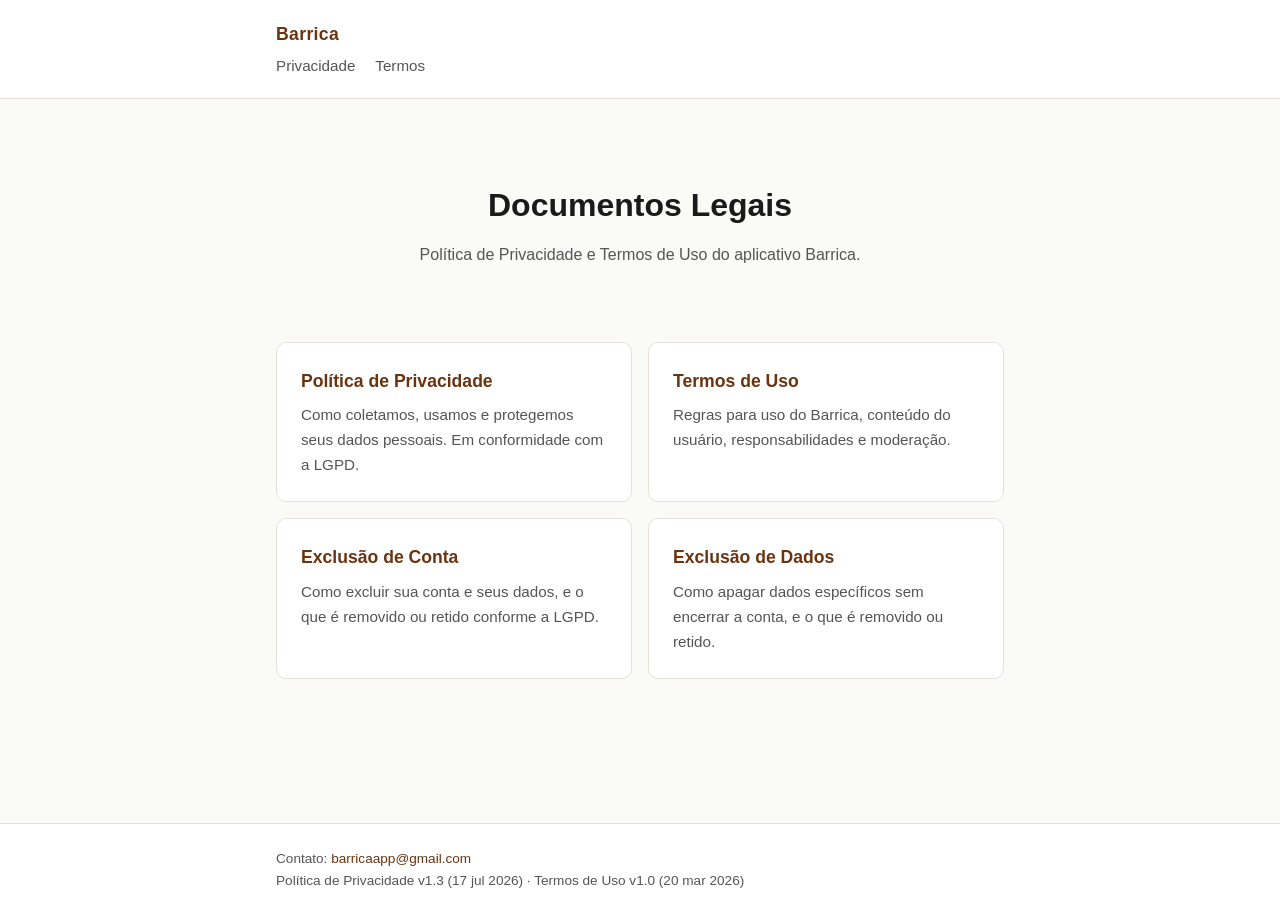
<file: index.html>
<!DOCTYPE html>
<html lang="pt-BR">
<head>
  <meta charset="UTF-8" />
  <meta name="viewport" content="width=device-width, initial-scale=1.0" />
  <meta name="description" content="Documentos legais do Barrica — Política de Privacidade e Termos de Uso." />
  <meta name="robots" content="index, follow" />
  <title>Barrica — Documentos Legais</title>
  <link rel="stylesheet" href="style.css" />
</head>
<body>
  <header>
    <div class="inner">
      <a href="index.html" class="brand">Barrica</a>
      <nav>
        <a href="privacy.html">Privacidade</a>
        <a href="terms.html">Termos</a>
      </nav>
    </div>
  </header>

  <main>
    <section class="hero">
      <h1>Documentos Legais</h1>
      <p>Política de Privacidade e Termos de Uso do aplicativo Barrica.</p>
    </section>

    <div class="cards">
      <a class="card" href="privacy.html">
        <h2>Política de Privacidade</h2>
        <p>Como coletamos, usamos e protegemos seus dados pessoais. Em conformidade com a LGPD.</p>
      </a>
      <a class="card" href="terms.html">
        <h2>Termos de Uso</h2>
        <p>Regras para uso do Barrica, conteúdo do usuário, responsabilidades e moderação.</p>
      </a>
      <a class="card" href="delete-account.html">
        <h2>Exclusão de Conta</h2>
        <p>Como excluir sua conta e seus dados, e o que é removido ou retido conforme a LGPD.</p>
      </a>
      <a class="card" href="delete-data.html">
        <h2>Exclusão de Dados</h2>
        <p>Como apagar dados específicos sem encerrar a conta, e o que é removido ou retido.</p>
      </a>
    </div>
  </main>

  <footer>
    <div class="inner">
      Contato: <a href="mailto:barricaapp@gmail.com">barricaapp@gmail.com</a>
      <br />
      Política de Privacidade v1.3 (17 jul 2026) · Termos de Uso v1.0 (20 mar 2026)
    </div>
  </footer>
</body>
</html>
</file>
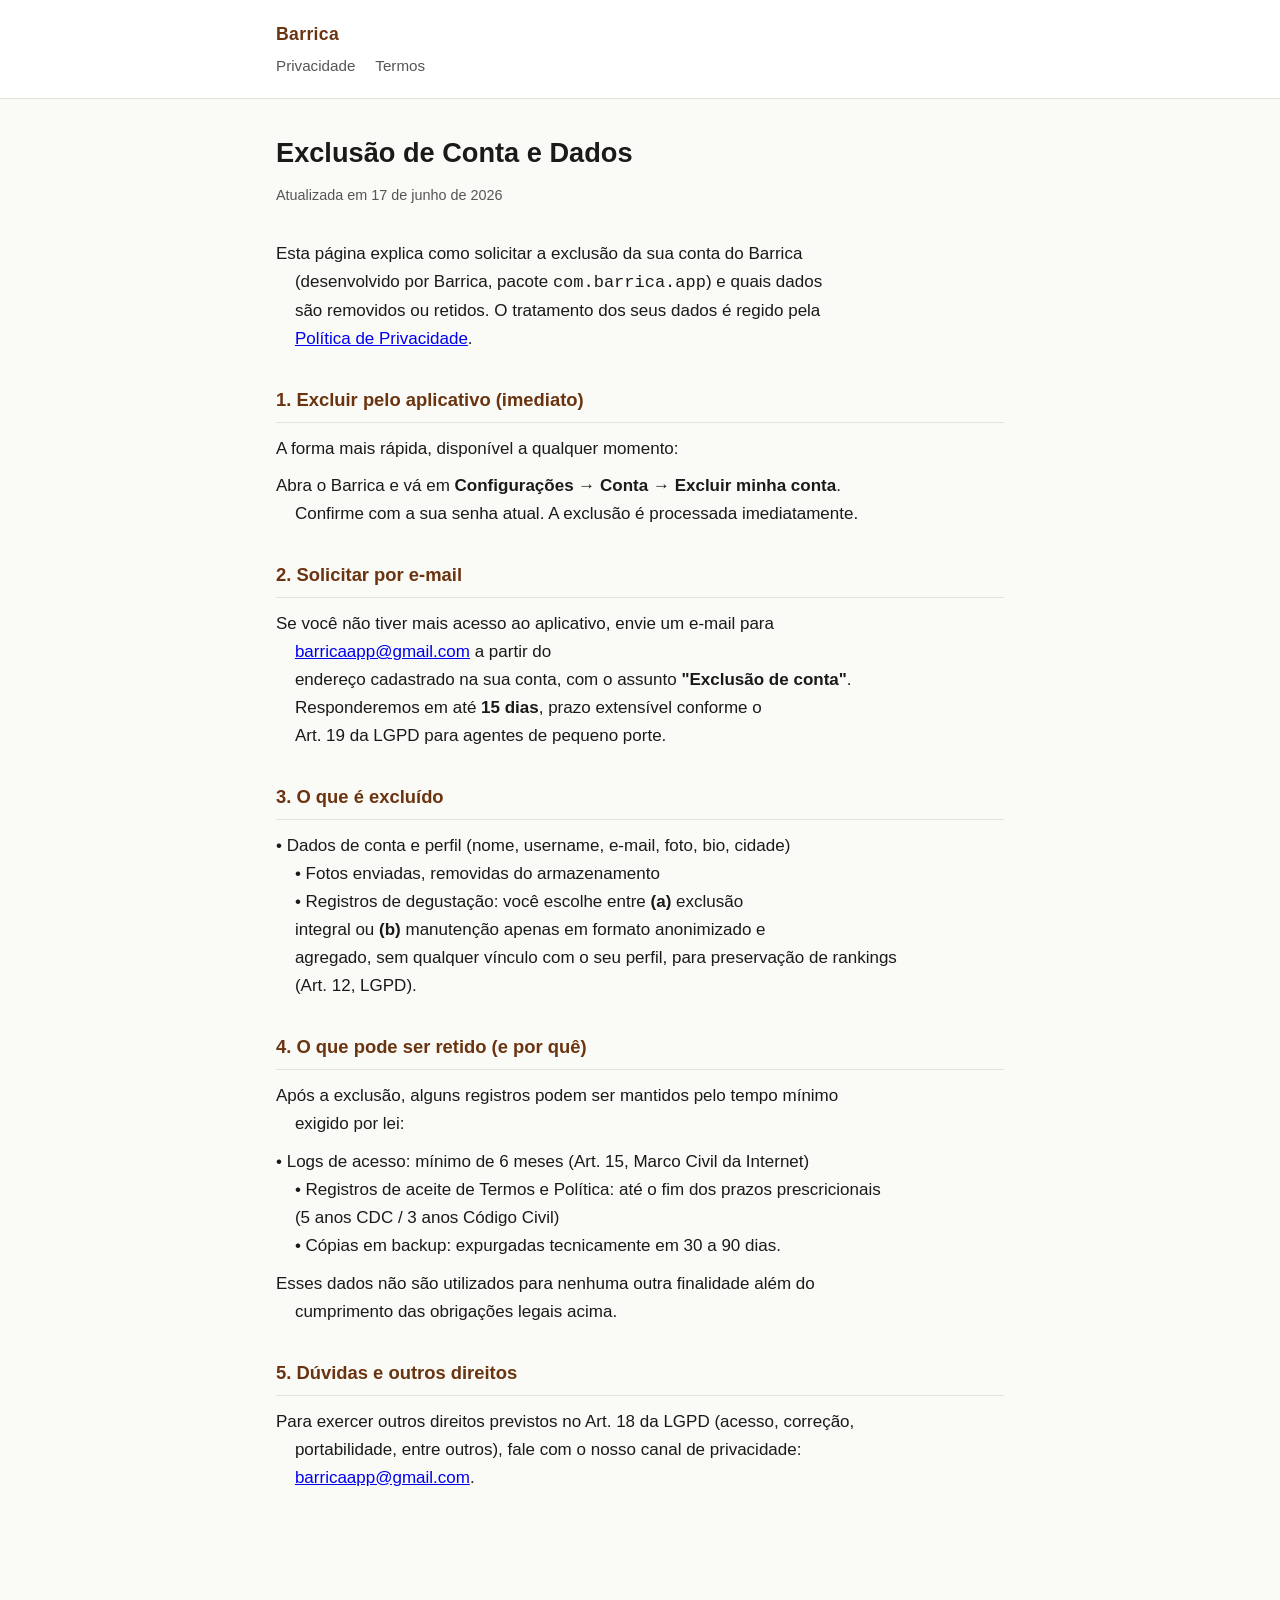
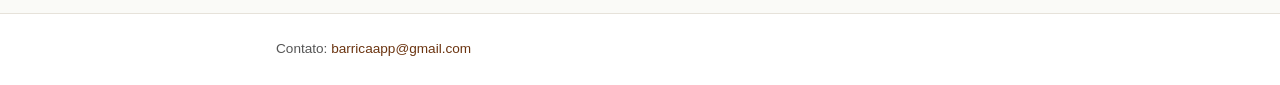
<file: delete-account.html>
<!DOCTYPE html>
<html lang="pt-BR">
<head>
  <meta charset="UTF-8" />
  <meta name="viewport" content="width=device-width, initial-scale=1.0" />
  <meta name="description" content="Como excluir sua conta do Barrica e quais dados são removidos ou retidos, em conformidade com a LGPD." />
  <meta name="robots" content="index, follow" />
  <title>Exclusão de Conta — Barrica</title>
  <link rel="stylesheet" href="style.css" />
</head>
<body>
  <header>
    <div class="inner">
      <a href="index.html" class="brand">Barrica</a>
      <nav>
        <a href="privacy.html">Privacidade</a>
        <a href="terms.html">Termos</a>
      </nav>
    </div>
  </header>

  <main>
    <h1>Exclusão de Conta e Dados</h1>
    <div class="meta">Atualizada em 17 de junho de 2026</div>

    <p>Esta página explica como solicitar a exclusão da sua conta do Barrica
    (desenvolvido por Barrica, pacote <code>com.barrica.app</code>) e quais dados
    são removidos ou retidos. O tratamento dos seus dados é regido pela
    <a href="privacy.html">Política de Privacidade</a>.</p>

    <h2 id="app">1. Excluir pelo aplicativo (imediato)</h2>
    <p>A forma mais rápida, disponível a qualquer momento:</p>
    <p>Abra o Barrica e vá em <strong>Configurações → Conta → Excluir minha conta</strong>.
    Confirme com a sua senha atual. A exclusão é processada imediatamente.</p>

    <h2 id="email">2. Solicitar por e-mail</h2>
    <p>Se você não tiver mais acesso ao aplicativo, envie um e-mail para
    <a href="mailto:barricaapp@gmail.com">barricaapp@gmail.com</a> a partir do
    endereço cadastrado na sua conta, com o assunto <strong>"Exclusão de conta"</strong>.
    Responderemos em até <strong>15 dias</strong>, prazo extensível conforme o
    Art. 19 da LGPD para agentes de pequeno porte.</p>

    <h2 id="o-que-e-excluido">3. O que é excluído</h2>
    <p>• Dados de conta e perfil (nome, username, e-mail, foto, bio, cidade)
    • Fotos enviadas, removidas do armazenamento
    • Registros de degustação: você escolhe entre <strong>(a)</strong> exclusão
    integral ou <strong>(b)</strong> manutenção apenas em formato anonimizado e
    agregado, sem qualquer vínculo com o seu perfil, para preservação de rankings
    (Art. 12, LGPD).</p>

    <h2 id="o-que-e-retido">4. O que pode ser retido (e por quê)</h2>
    <p>Após a exclusão, alguns registros podem ser mantidos pelo tempo mínimo
    exigido por lei:</p>
    <p>• Logs de acesso: mínimo de 6 meses (Art. 15, Marco Civil da Internet)
    • Registros de aceite de Termos e Política: até o fim dos prazos prescricionais
    (5 anos CDC / 3 anos Código Civil)
    • Cópias em backup: expurgadas tecnicamente em 30 a 90 dias.</p>
    <p>Esses dados não são utilizados para nenhuma outra finalidade além do
    cumprimento das obrigações legais acima.</p>

    <h2 id="duvidas">5. Dúvidas e outros direitos</h2>
    <p>Para exercer outros direitos previstos no Art. 18 da LGPD (acesso, correção,
    portabilidade, entre outros), fale com o nosso canal de privacidade:
    <a href="mailto:barricaapp@gmail.com">barricaapp@gmail.com</a>.</p>
  </main>

  <footer>
    <div class="inner">
      Contato: <a href="mailto:barricaapp@gmail.com">barricaapp@gmail.com</a>
    </div>
  </footer>
</body>
</html>
</file>
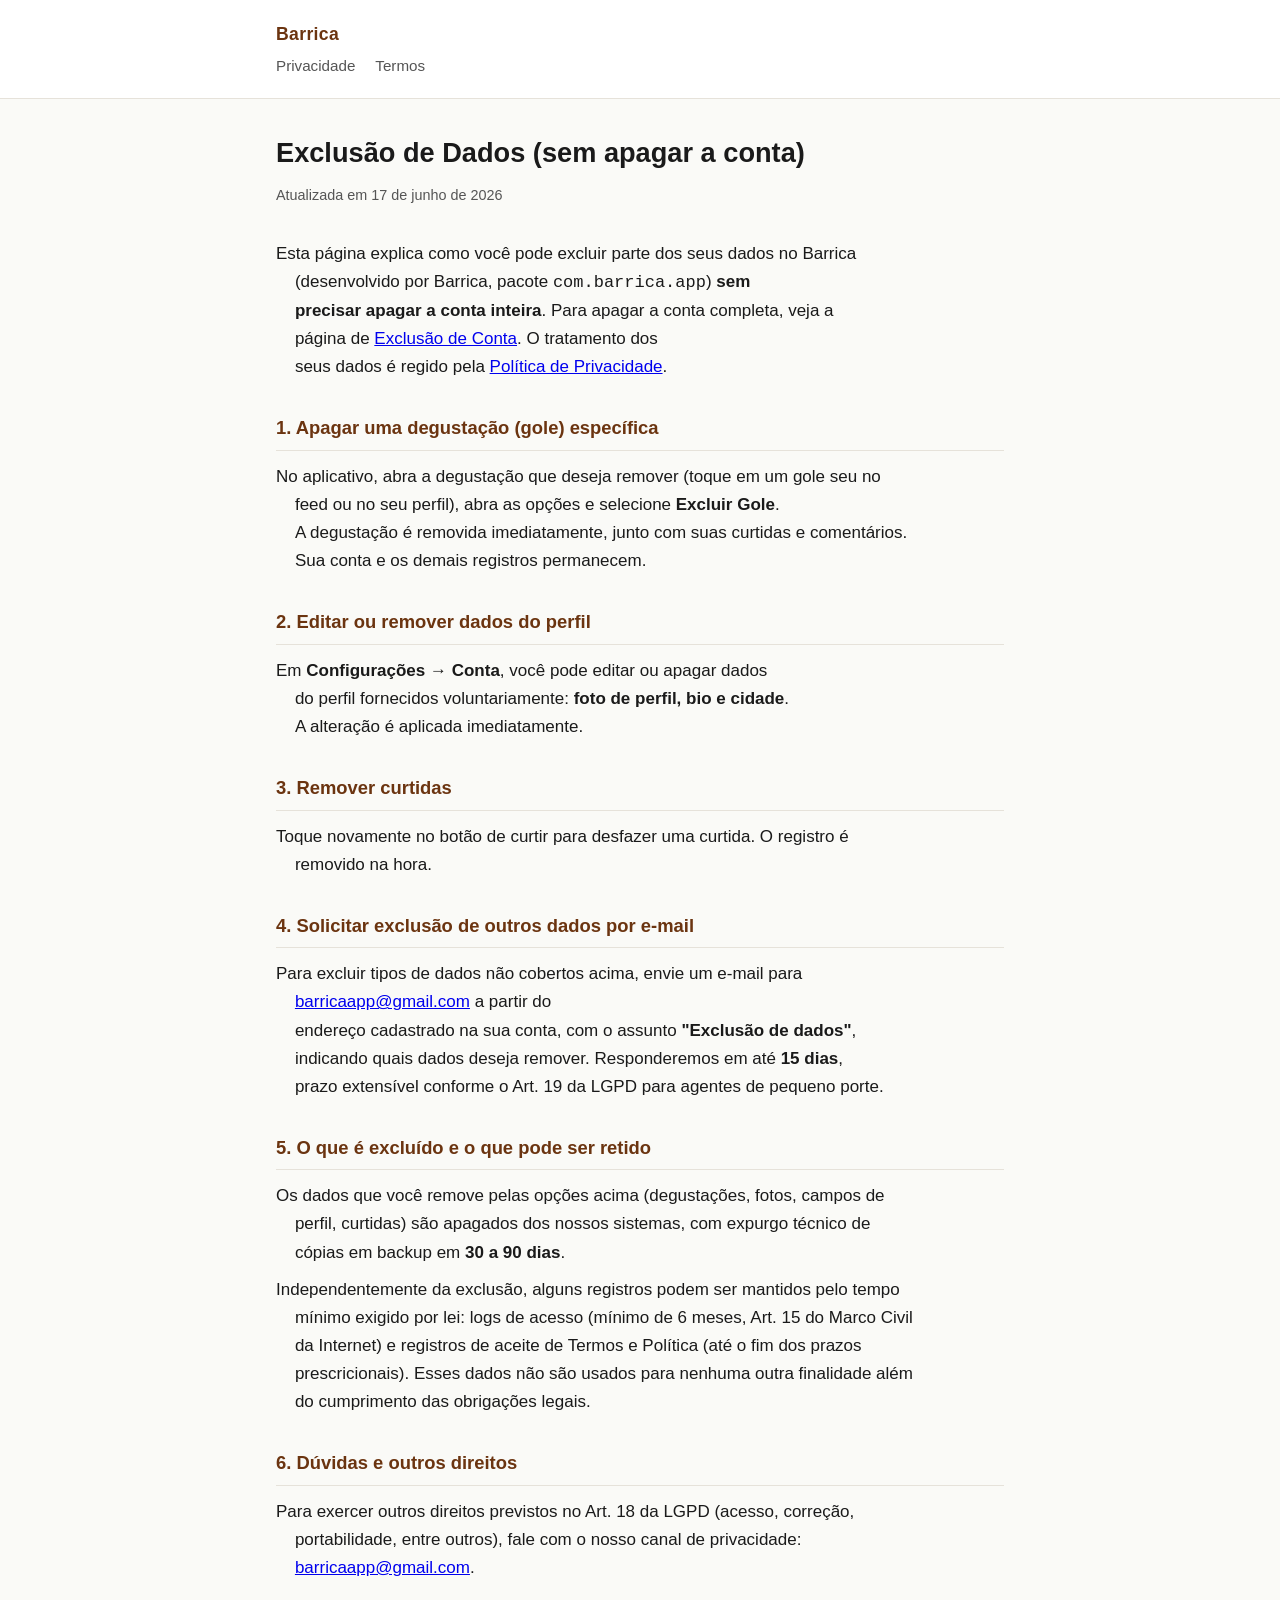
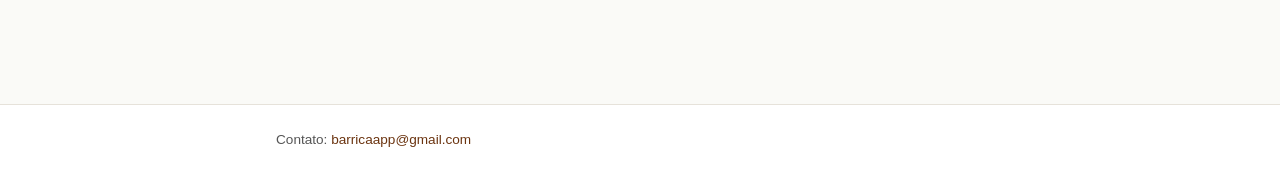
<file: delete-data.html>
<!DOCTYPE html>
<html lang="pt-BR">
<head>
  <meta charset="UTF-8" />
  <meta name="viewport" content="width=device-width, initial-scale=1.0" />
  <meta name="description" content="Como excluir dados específicos no Barrica sem apagar a conta, e o que é removido ou retido conforme a LGPD." />
  <meta name="robots" content="index, follow" />
  <title>Exclusão de Dados — Barrica</title>
  <link rel="stylesheet" href="style.css" />
</head>
<body>
  <header>
    <div class="inner">
      <a href="index.html" class="brand">Barrica</a>
      <nav>
        <a href="privacy.html">Privacidade</a>
        <a href="terms.html">Termos</a>
      </nav>
    </div>
  </header>

  <main>
    <h1>Exclusão de Dados (sem apagar a conta)</h1>
    <div class="meta">Atualizada em 17 de junho de 2026</div>

    <p>Esta página explica como você pode excluir parte dos seus dados no Barrica
    (desenvolvido por Barrica, pacote <code>com.barrica.app</code>) <strong>sem
    precisar apagar a conta inteira</strong>. Para apagar a conta completa, veja a
    página de <a href="delete-account.html">Exclusão de Conta</a>. O tratamento dos
    seus dados é regido pela <a href="privacy.html">Política de Privacidade</a>.</p>

    <h2 id="goles">1. Apagar uma degustação (gole) específica</h2>
    <p>No aplicativo, abra a degustação que deseja remover (toque em um gole seu no
    feed ou no seu perfil), abra as opções e selecione <strong>Excluir Gole</strong>.
    A degustação é removida imediatamente, junto com suas curtidas e comentários.
    Sua conta e os demais registros permanecem.</p>

    <h2 id="perfil">2. Editar ou remover dados do perfil</h2>
    <p>Em <strong>Configurações → Conta</strong>, você pode editar ou apagar dados
    do perfil fornecidos voluntariamente: <strong>foto de perfil, bio e cidade</strong>.
    A alteração é aplicada imediatamente.</p>

    <h2 id="curtidas">3. Remover curtidas</h2>
    <p>Toque novamente no botão de curtir para desfazer uma curtida. O registro é
    removido na hora.</p>

    <h2 id="email">4. Solicitar exclusão de outros dados por e-mail</h2>
    <p>Para excluir tipos de dados não cobertos acima, envie um e-mail para
    <a href="mailto:barricaapp@gmail.com">barricaapp@gmail.com</a> a partir do
    endereço cadastrado na sua conta, com o assunto <strong>"Exclusão de dados"</strong>,
    indicando quais dados deseja remover. Responderemos em até <strong>15 dias</strong>,
    prazo extensível conforme o Art. 19 da LGPD para agentes de pequeno porte.</p>

    <h2 id="o-que-e-excluido">5. O que é excluído e o que pode ser retido</h2>
    <p>Os dados que você remove pelas opções acima (degustações, fotos, campos de
    perfil, curtidas) são apagados dos nossos sistemas, com expurgo técnico de
    cópias em backup em <strong>30 a 90 dias</strong>.</p>
    <p>Independentemente da exclusão, alguns registros podem ser mantidos pelo tempo
    mínimo exigido por lei: logs de acesso (mínimo de 6 meses, Art. 15 do Marco Civil
    da Internet) e registros de aceite de Termos e Política (até o fim dos prazos
    prescricionais). Esses dados não são usados para nenhuma outra finalidade além
    do cumprimento das obrigações legais.</p>

    <h2 id="duvidas">6. Dúvidas e outros direitos</h2>
    <p>Para exercer outros direitos previstos no Art. 18 da LGPD (acesso, correção,
    portabilidade, entre outros), fale com o nosso canal de privacidade:
    <a href="mailto:barricaapp@gmail.com">barricaapp@gmail.com</a>.</p>
  </main>

  <footer>
    <div class="inner">
      Contato: <a href="mailto:barricaapp@gmail.com">barricaapp@gmail.com</a>
    </div>
  </footer>
</body>
</html>
</file>
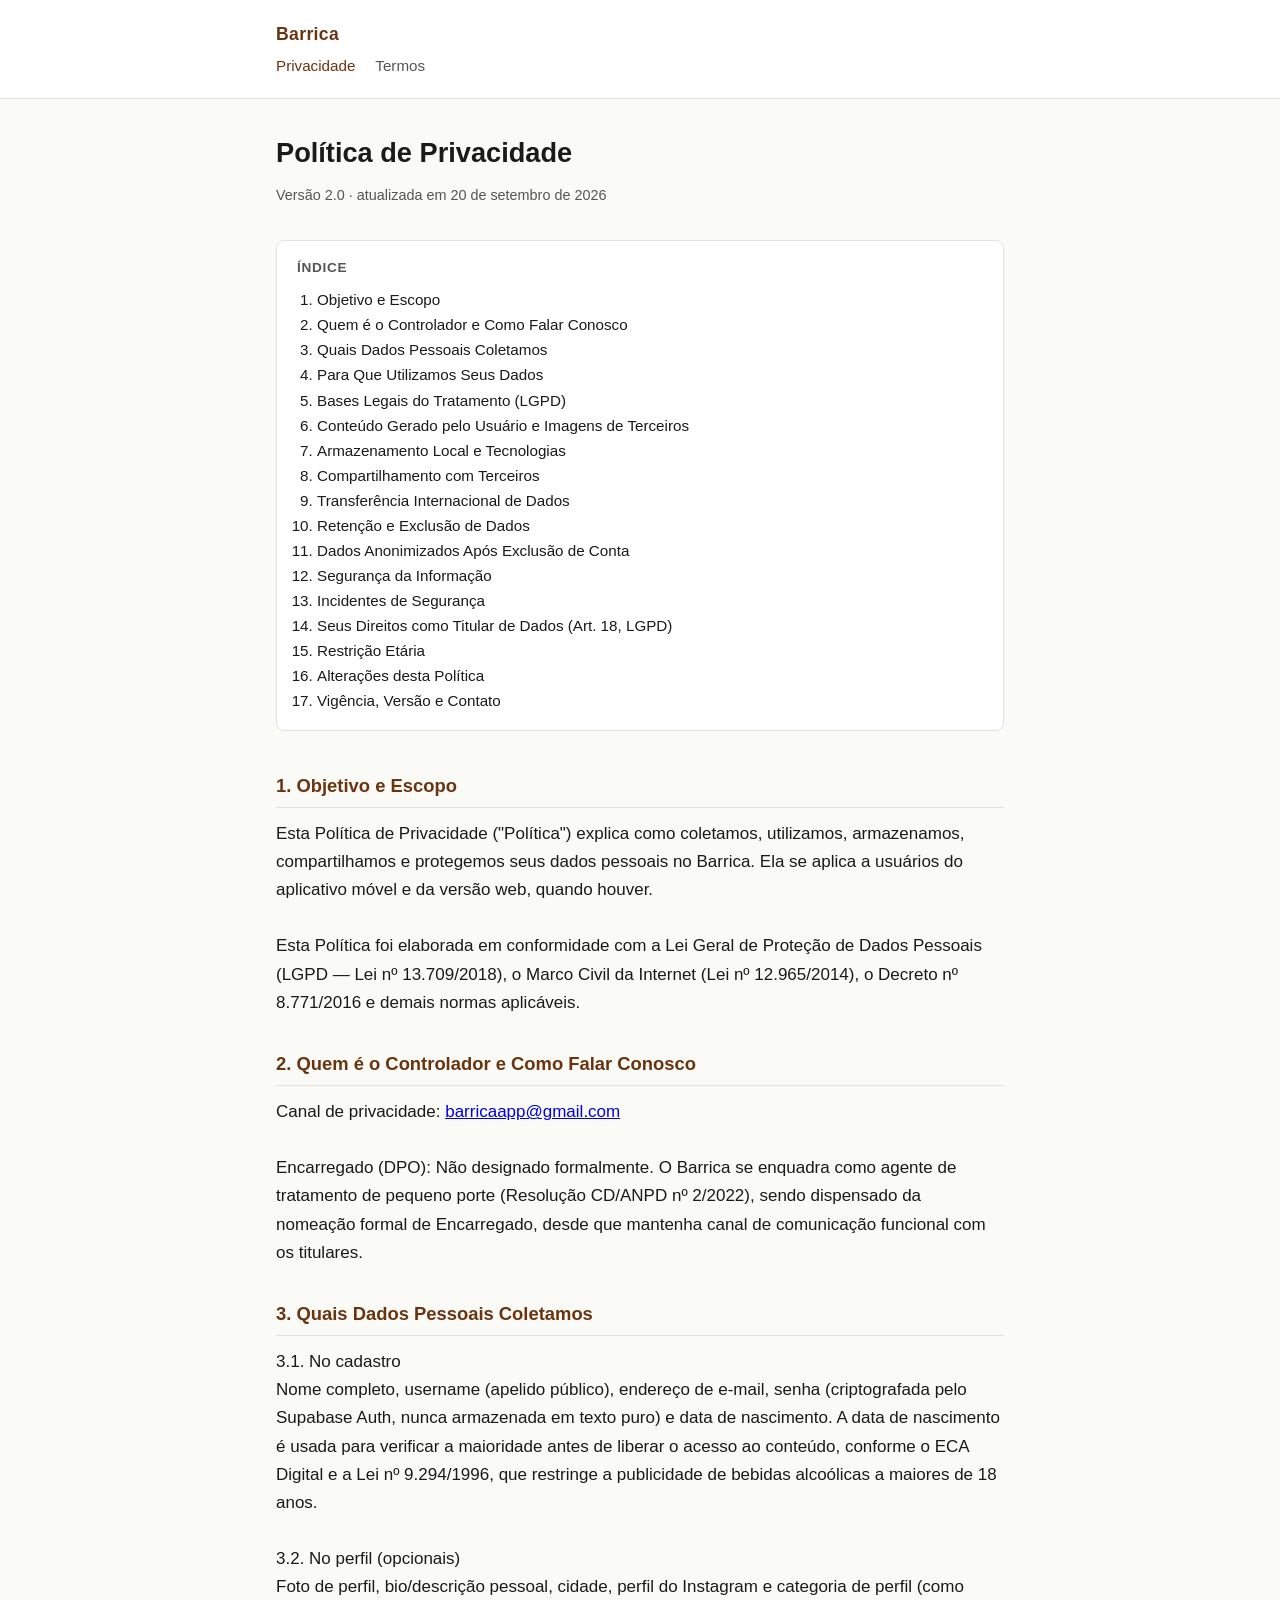
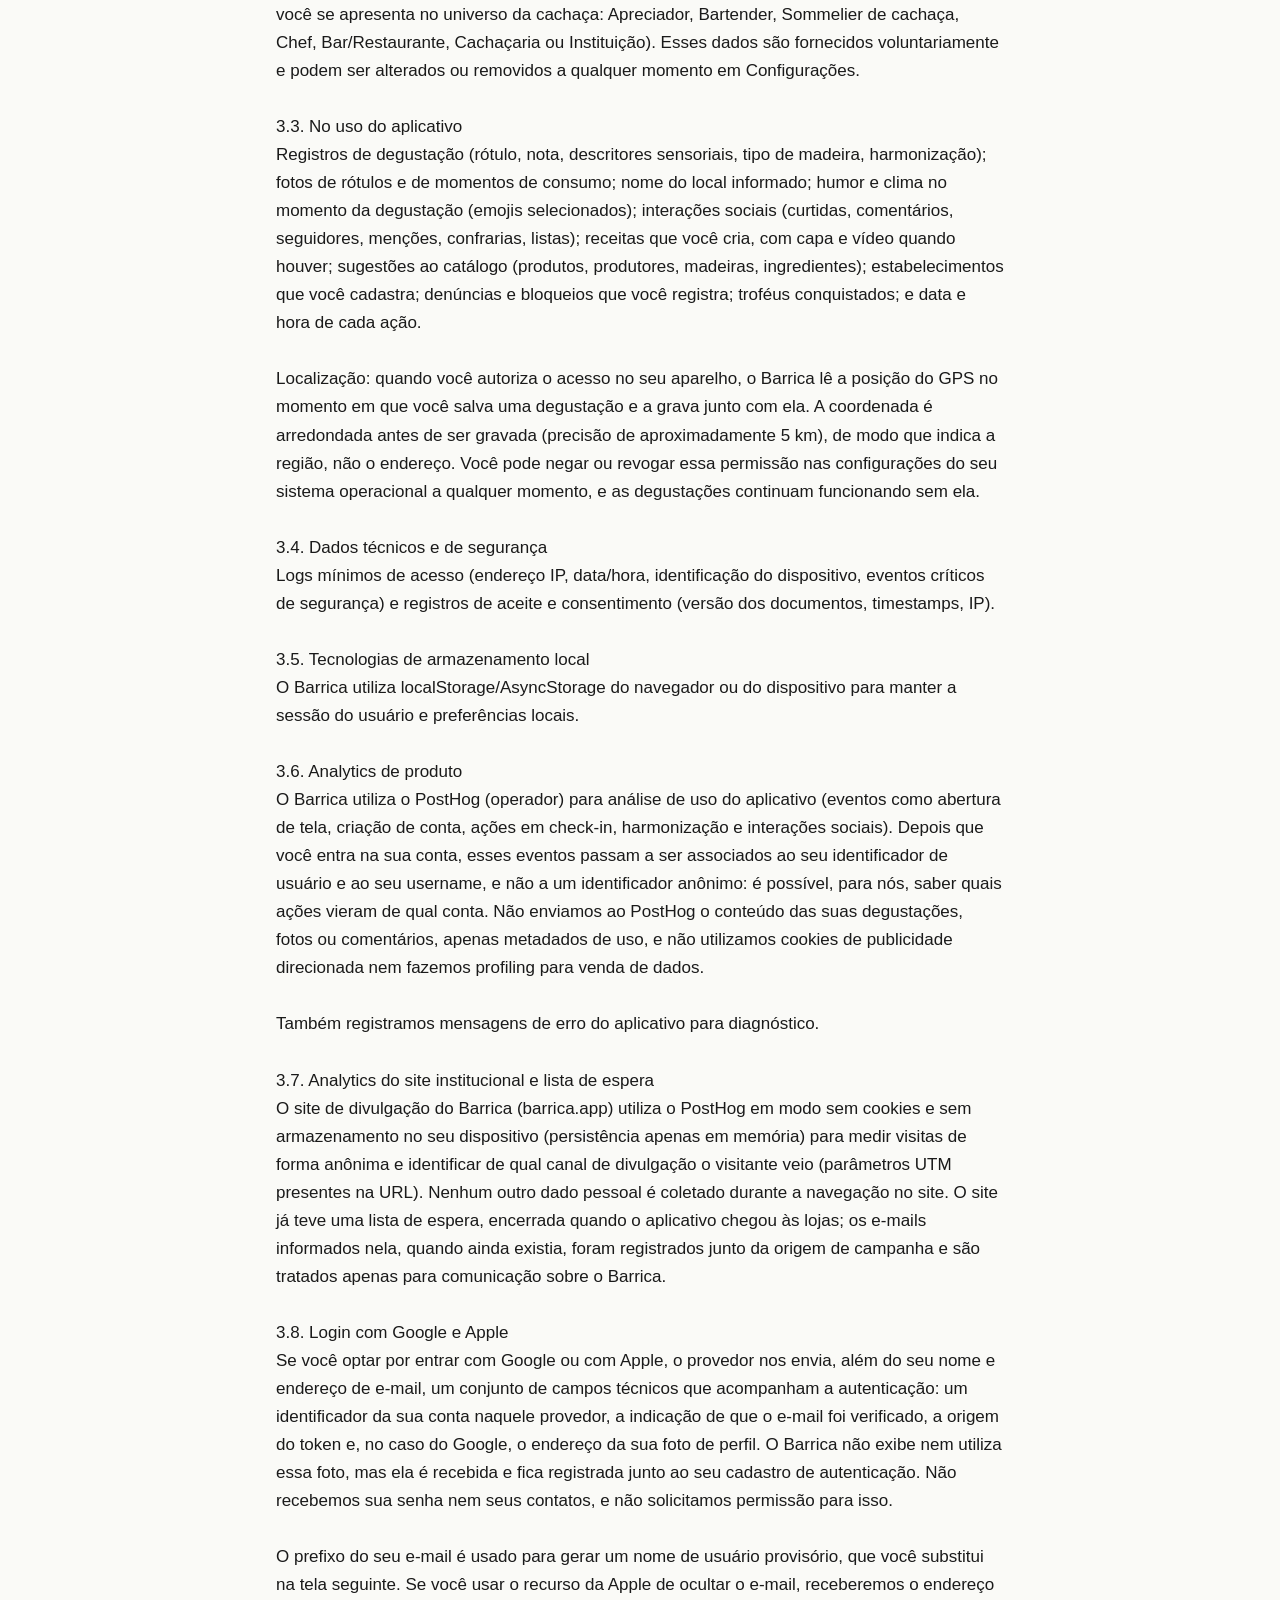
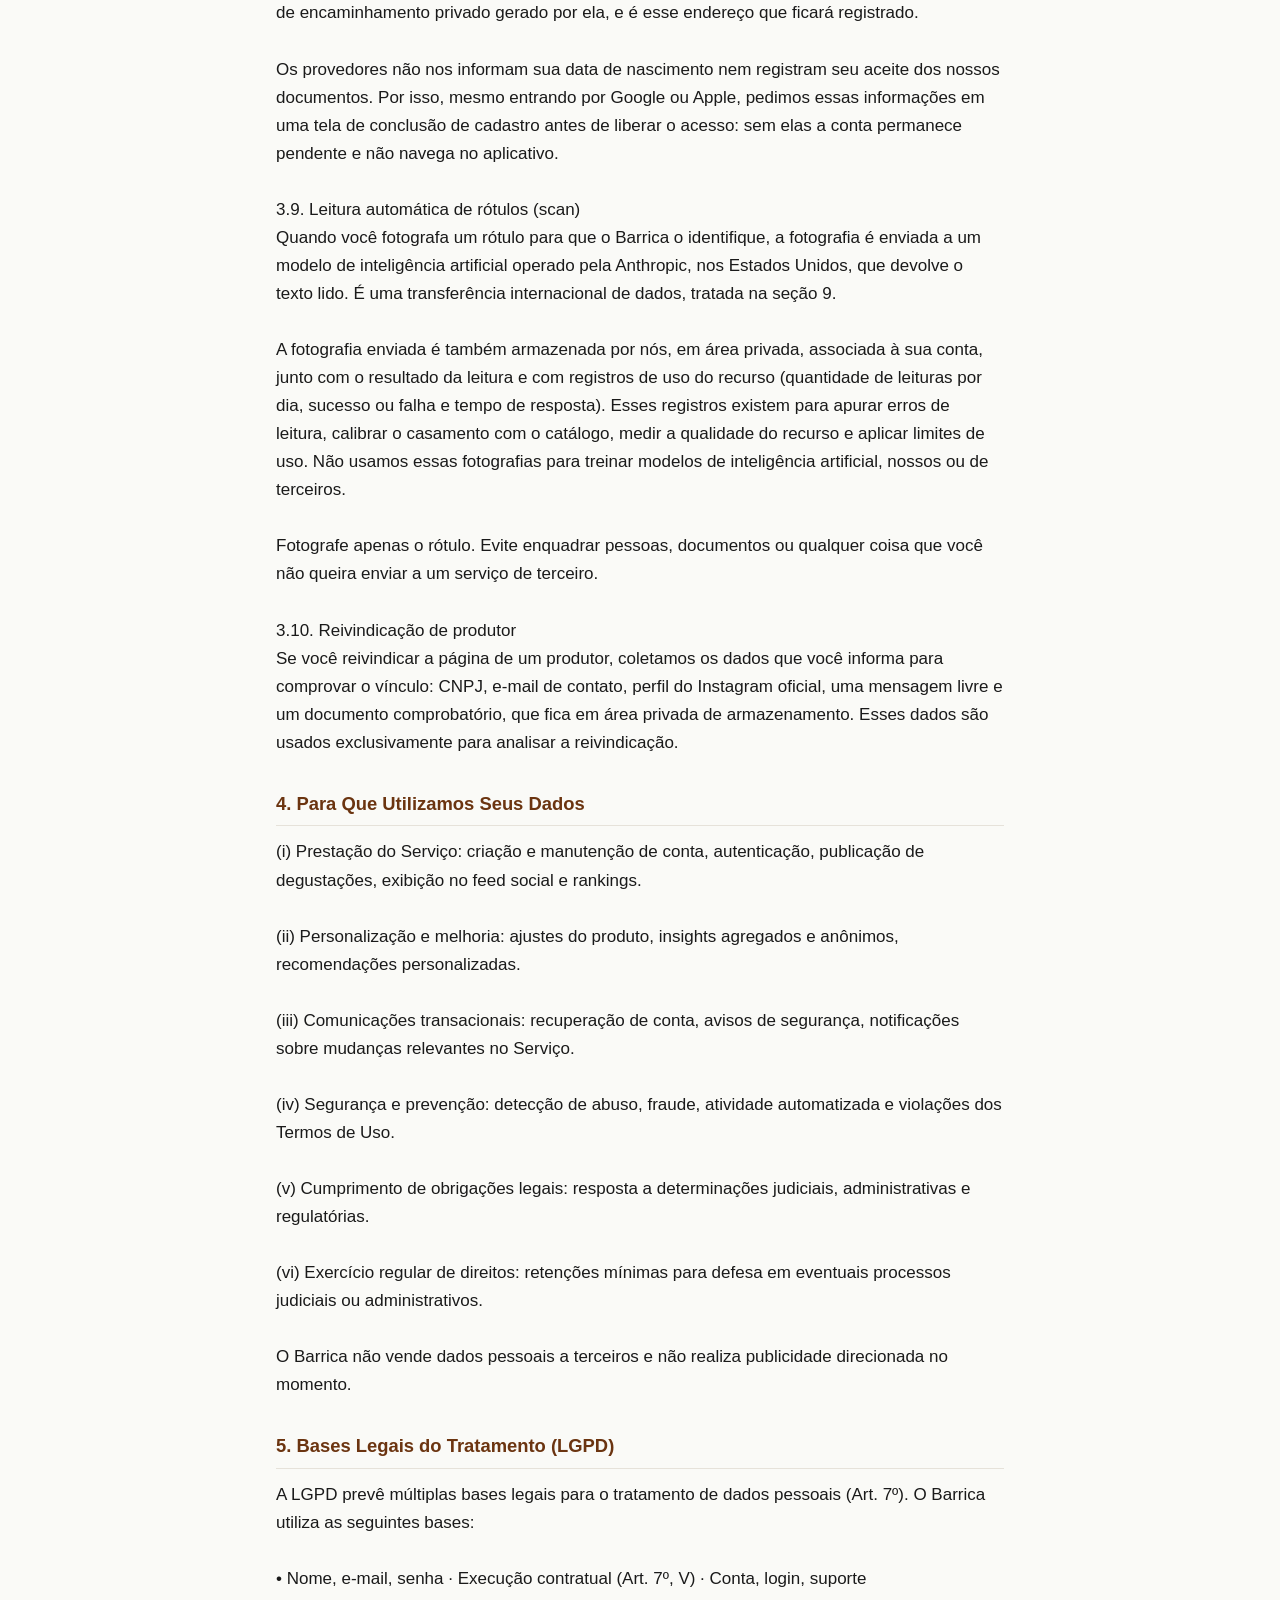
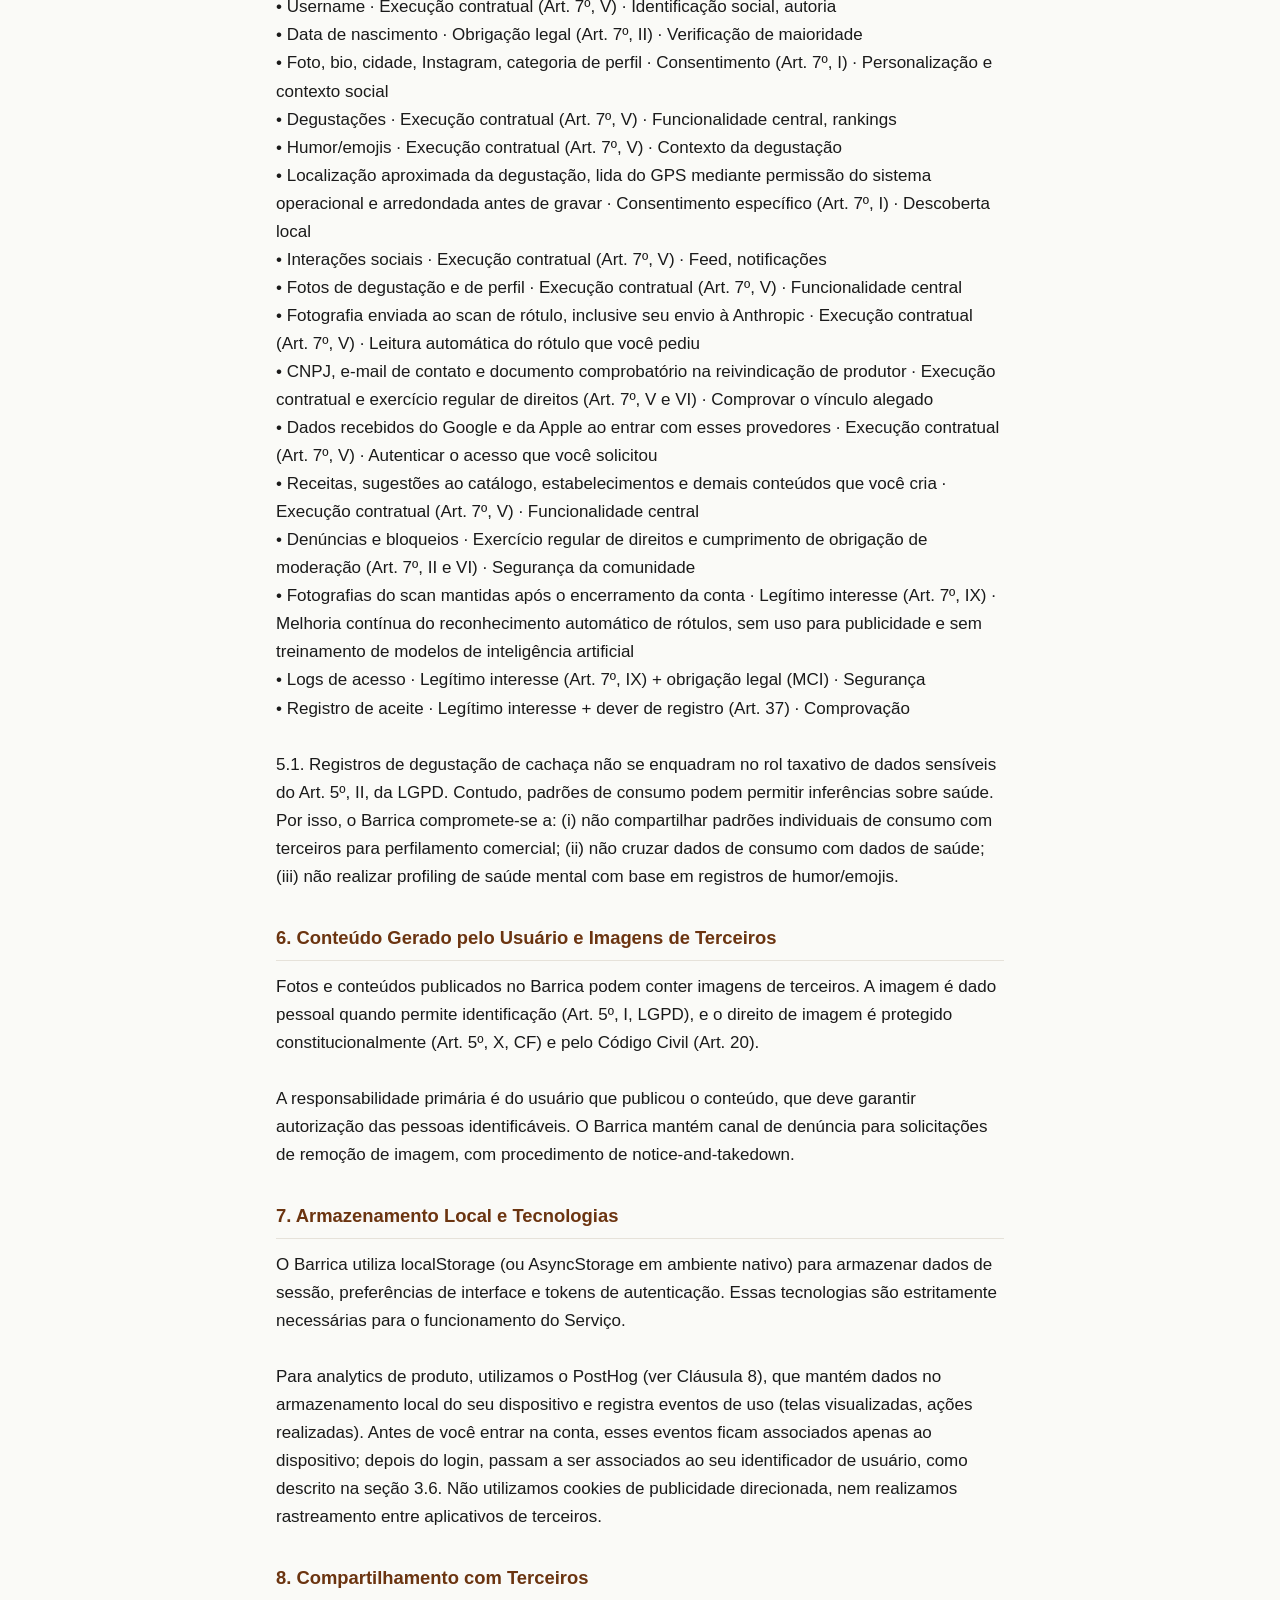
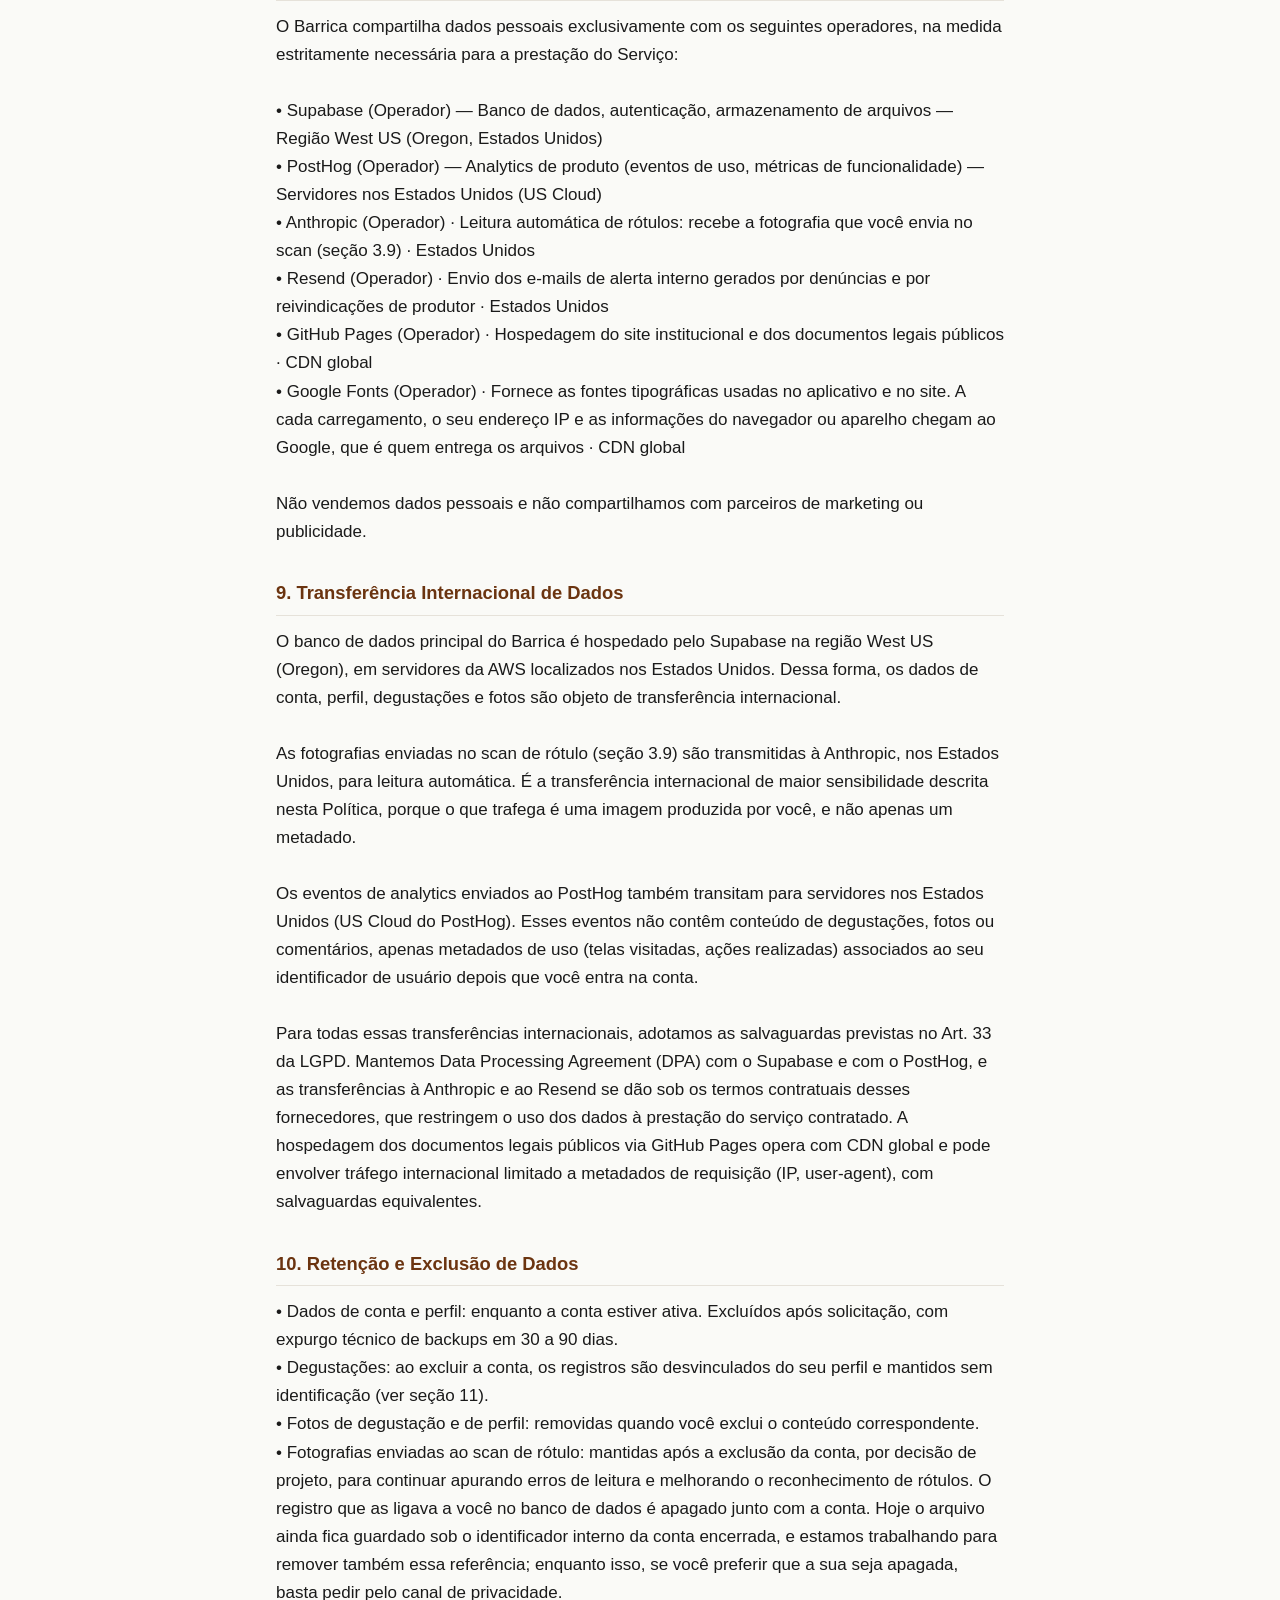
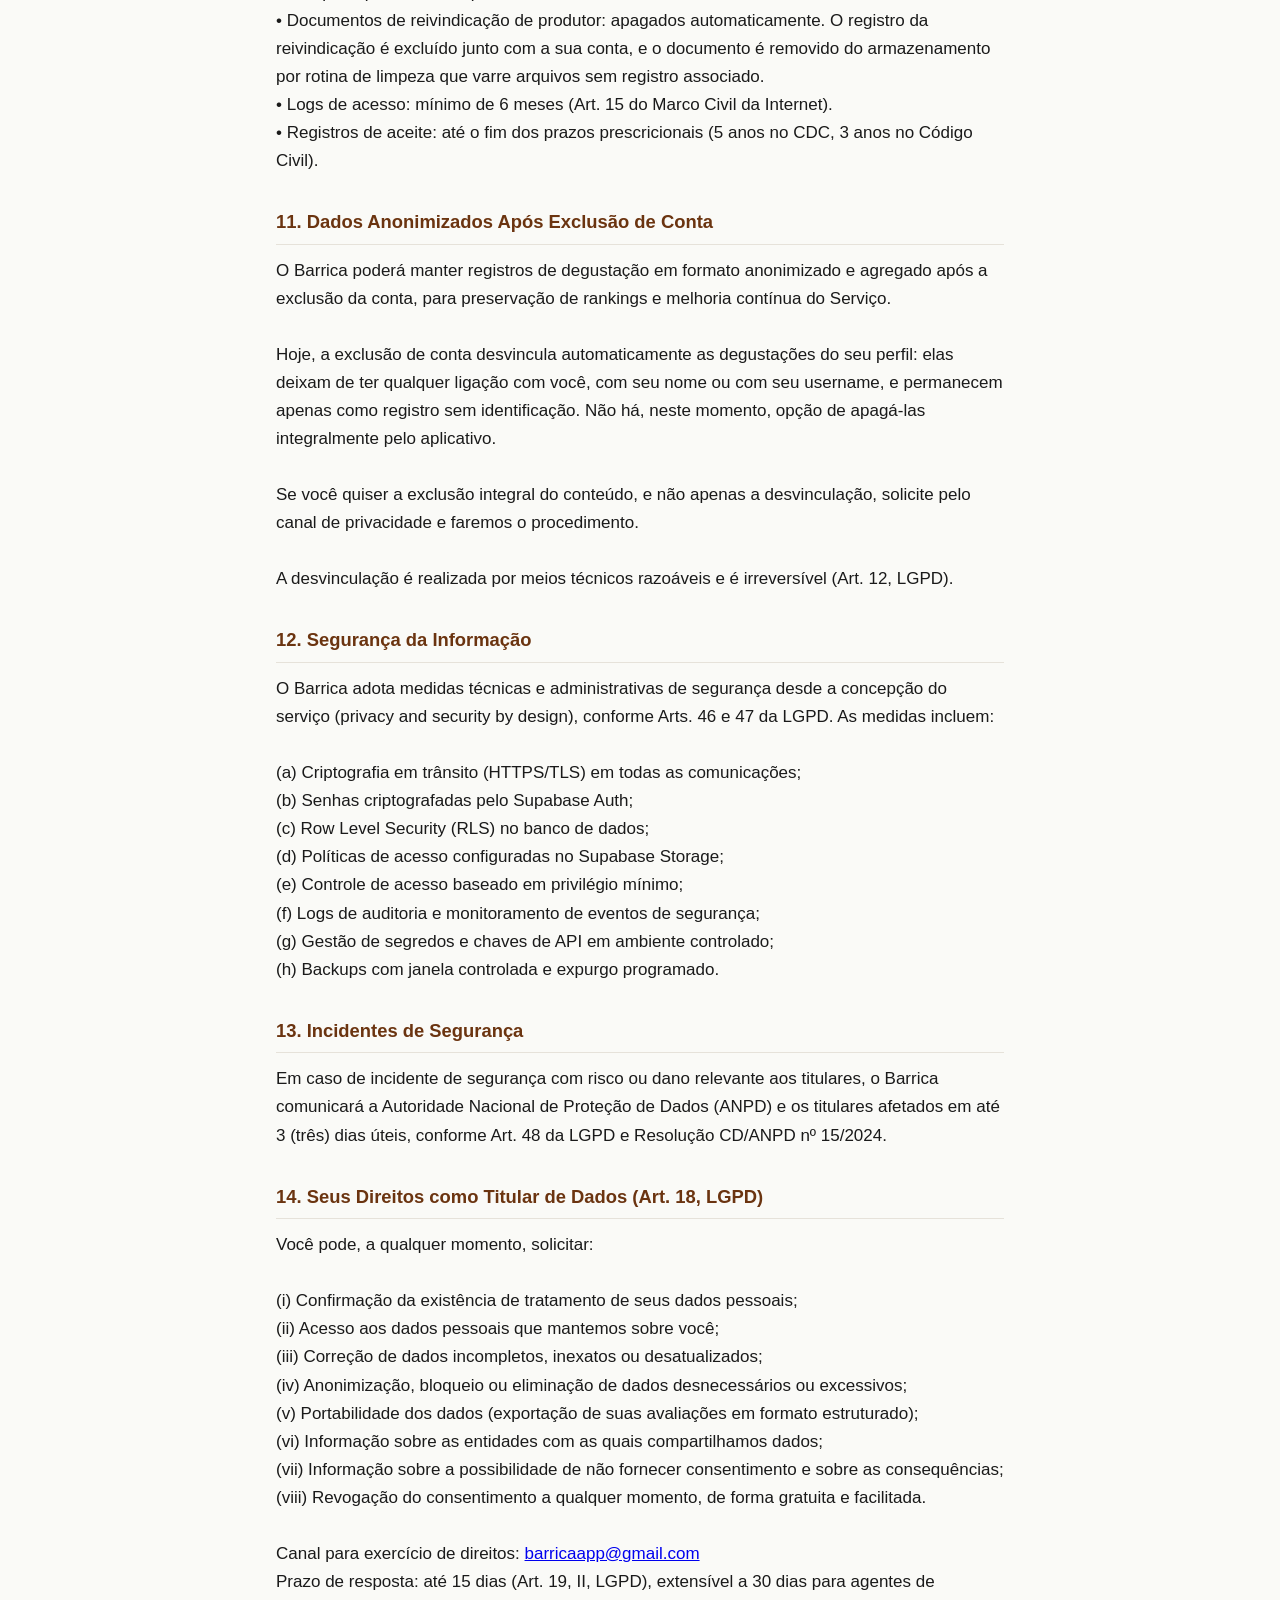
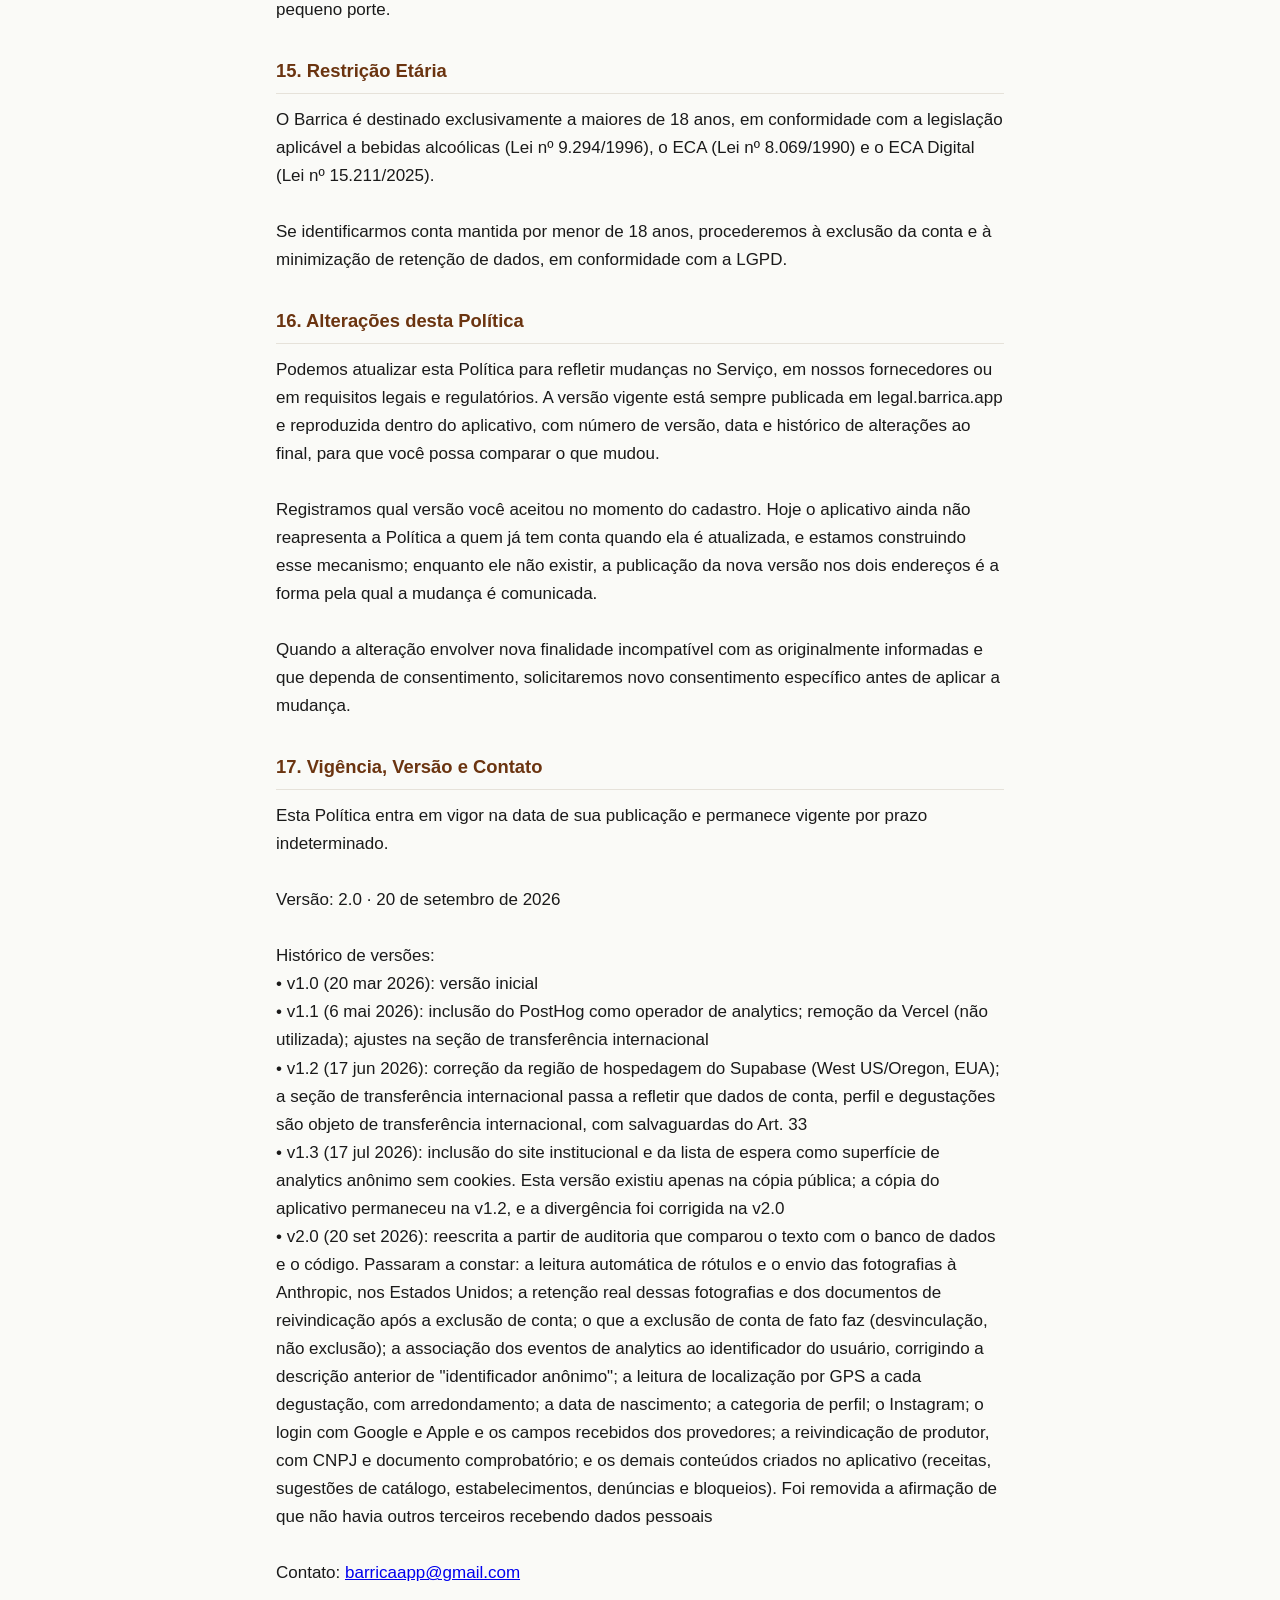
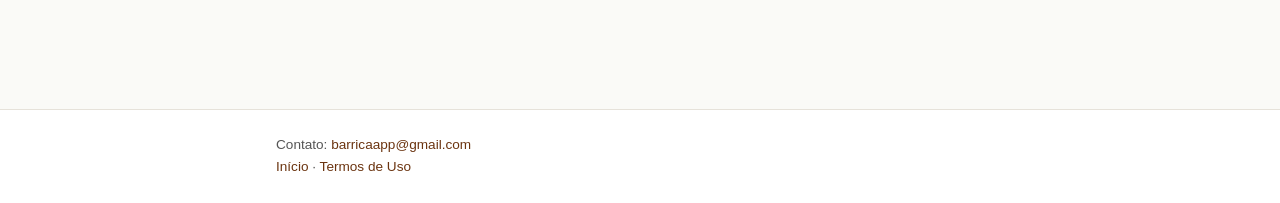
<file: privacy.html>
<!DOCTYPE html>
<html lang="pt-BR">
<head>
  <meta charset="UTF-8" />
  <meta name="viewport" content="width=device-width, initial-scale=1.0" />
  <meta name="description" content="Política de Privacidade do Barrica — como coletamos, utilizamos, armazenamos e protegemos seus dados pessoais, em conformidade com a LGPD." />
  <meta name="robots" content="index, follow" />
  <title>Política de Privacidade — Barrica</title>
  <link rel="stylesheet" href="style.css" />
</head>
<body>
  <header>
    <div class="inner">
      <a href="index.html" class="brand">Barrica</a>
      <nav>
        <a href="privacy.html" class="active">Privacidade</a>
        <a href="terms.html">Termos</a>
      </nav>
    </div>
  </header>

  <main>
    <h1>Política de Privacidade</h1>
    <div class="meta">Versão 2.0 · atualizada em 20 de setembro de 2026</div>

    <nav class="toc" aria-label="Índice da Política de Privacidade">
      <strong>Índice</strong>
      <ol>
        <li><a href="#s1">Objetivo e Escopo</a></li>
        <li><a href="#s2">Quem é o Controlador e Como Falar Conosco</a></li>
        <li><a href="#s3">Quais Dados Pessoais Coletamos</a></li>
        <li><a href="#s4">Para Que Utilizamos Seus Dados</a></li>
        <li><a href="#s5">Bases Legais do Tratamento (LGPD)</a></li>
        <li><a href="#s6">Conteúdo Gerado pelo Usuário e Imagens de Terceiros</a></li>
        <li><a href="#s7">Armazenamento Local e Tecnologias</a></li>
        <li><a href="#s8">Compartilhamento com Terceiros</a></li>
        <li><a href="#s9">Transferência Internacional de Dados</a></li>
        <li><a href="#s10">Retenção e Exclusão de Dados</a></li>
        <li><a href="#s11">Dados Anonimizados Após Exclusão de Conta</a></li>
        <li><a href="#s12">Segurança da Informação</a></li>
        <li><a href="#s13">Incidentes de Segurança</a></li>
        <li><a href="#s14">Seus Direitos como Titular de Dados (Art. 18, LGPD)</a></li>
        <li><a href="#s15">Restrição Etária</a></li>
        <li><a href="#s16">Alterações desta Política</a></li>
        <li><a href="#s17">Vigência, Versão e Contato</a></li>
      </ol>
    </nav>

    <h2 id="s1">1. Objetivo e Escopo</h2>
    <p>Esta Política de Privacidade ("Política") explica como coletamos, utilizamos, armazenamos, compartilhamos e protegemos seus dados pessoais no Barrica. Ela se aplica a usuários do aplicativo móvel e da versão web, quando houver.

Esta Política foi elaborada em conformidade com a Lei Geral de Proteção de Dados Pessoais (LGPD — Lei nº 13.709/2018), o Marco Civil da Internet (Lei nº 12.965/2014), o Decreto nº 8.771/2016 e demais normas aplicáveis.</p>

    <h2 id="s2">2. Quem é o Controlador e Como Falar Conosco</h2>
    <p>Canal de privacidade: <a href="mailto:barricaapp@gmail.com">barricaapp@gmail.com</a>

Encarregado (DPO): Não designado formalmente. O Barrica se enquadra como agente de tratamento de pequeno porte (Resolução CD/ANPD nº 2/2022), sendo dispensado da nomeação formal de Encarregado, desde que mantenha canal de comunicação funcional com os titulares.</p>

    <h2 id="s3">3. Quais Dados Pessoais Coletamos</h2>
    <p>3.1. No cadastro
Nome completo, username (apelido público), endereço de e-mail, senha (criptografada pelo Supabase Auth, nunca armazenada em texto puro) e data de nascimento. A data de nascimento é usada para verificar a maioridade antes de liberar o acesso ao conteúdo, conforme o ECA Digital e a Lei nº 9.294/1996, que restringe a publicidade de bebidas alcoólicas a maiores de 18 anos.

3.2. No perfil (opcionais)
Foto de perfil, bio/descrição pessoal, cidade, perfil do Instagram e categoria de perfil (como você se apresenta no universo da cachaça: Apreciador, Bartender, Sommelier de cachaça, Chef, Bar/Restaurante, Cachaçaria ou Instituição). Esses dados são fornecidos voluntariamente e podem ser alterados ou removidos a qualquer momento em Configurações.

3.3. No uso do aplicativo
Registros de degustação (rótulo, nota, descritores sensoriais, tipo de madeira, harmonização); fotos de rótulos e de momentos de consumo; nome do local informado; humor e clima no momento da degustação (emojis selecionados); interações sociais (curtidas, comentários, seguidores, menções, confrarias, listas); receitas que você cria, com capa e vídeo quando houver; sugestões ao catálogo (produtos, produtores, madeiras, ingredientes); estabelecimentos que você cadastra; denúncias e bloqueios que você registra; troféus conquistados; e data e hora de cada ação.

Localização: quando você autoriza o acesso no seu aparelho, o Barrica lê a posição do GPS no momento em que você salva uma degustação e a grava junto com ela. A coordenada é arredondada antes de ser gravada (precisão de aproximadamente 5 km), de modo que indica a região, não o endereço. Você pode negar ou revogar essa permissão nas configurações do seu sistema operacional a qualquer momento, e as degustações continuam funcionando sem ela.

3.4. Dados técnicos e de segurança
Logs mínimos de acesso (endereço IP, data/hora, identificação do dispositivo, eventos críticos de segurança) e registros de aceite e consentimento (versão dos documentos, timestamps, IP).

3.5. Tecnologias de armazenamento local
O Barrica utiliza localStorage/AsyncStorage do navegador ou do dispositivo para manter a sessão do usuário e preferências locais.

3.6. Analytics de produto
O Barrica utiliza o PostHog (operador) para análise de uso do aplicativo (eventos como abertura de tela, criação de conta, ações em check-in, harmonização e interações sociais). Depois que você entra na sua conta, esses eventos passam a ser associados ao seu identificador de usuário e ao seu username, e não a um identificador anônimo: é possível, para nós, saber quais ações vieram de qual conta. Não enviamos ao PostHog o conteúdo das suas degustações, fotos ou comentários, apenas metadados de uso, e não utilizamos cookies de publicidade direcionada nem fazemos profiling para venda de dados.

Também registramos mensagens de erro do aplicativo para diagnóstico.

3.7. Analytics do site institucional e lista de espera
O site de divulgação do Barrica (barrica.app) utiliza o PostHog em modo sem cookies e sem armazenamento no seu dispositivo (persistência apenas em memória) para medir visitas de forma anônima e identificar de qual canal de divulgação o visitante veio (parâmetros UTM presentes na URL). Nenhum outro dado pessoal é coletado durante a navegação no site. O site já teve uma lista de espera, encerrada quando o aplicativo chegou às lojas; os e-mails informados nela, quando ainda existia, foram registrados junto da origem de campanha e são tratados apenas para comunicação sobre o Barrica.

3.8. Login com Google e Apple
Se você optar por entrar com Google ou com Apple, o provedor nos envia, além do seu nome e endereço de e-mail, um conjunto de campos técnicos que acompanham a autenticação: um identificador da sua conta naquele provedor, a indicação de que o e-mail foi verificado, a origem do token e, no caso do Google, o endereço da sua foto de perfil. O Barrica não exibe nem utiliza essa foto, mas ela é recebida e fica registrada junto ao seu cadastro de autenticação. Não recebemos sua senha nem seus contatos, e não solicitamos permissão para isso.

O prefixo do seu e-mail é usado para gerar um nome de usuário provisório, que você substitui na tela seguinte. Se você usar o recurso da Apple de ocultar o e-mail, receberemos o endereço de encaminhamento privado gerado por ela, e é esse endereço que ficará registrado.

Os provedores não nos informam sua data de nascimento nem registram seu aceite dos nossos documentos. Por isso, mesmo entrando por Google ou Apple, pedimos essas informações em uma tela de conclusão de cadastro antes de liberar o acesso: sem elas a conta permanece pendente e não navega no aplicativo.

3.9. Leitura automática de rótulos (scan)
Quando você fotografa um rótulo para que o Barrica o identifique, a fotografia é enviada a um modelo de inteligência artificial operado pela Anthropic, nos Estados Unidos, que devolve o texto lido. É uma transferência internacional de dados, tratada na seção 9.

A fotografia enviada é também armazenada por nós, em área privada, associada à sua conta, junto com o resultado da leitura e com registros de uso do recurso (quantidade de leituras por dia, sucesso ou falha e tempo de resposta). Esses registros existem para apurar erros de leitura, calibrar o casamento com o catálogo, medir a qualidade do recurso e aplicar limites de uso. Não usamos essas fotografias para treinar modelos de inteligência artificial, nossos ou de terceiros.

Fotografe apenas o rótulo. Evite enquadrar pessoas, documentos ou qualquer coisa que você não queira enviar a um serviço de terceiro.

3.10. Reivindicação de produtor
Se você reivindicar a página de um produtor, coletamos os dados que você informa para comprovar o vínculo: CNPJ, e-mail de contato, perfil do Instagram oficial, uma mensagem livre e um documento comprobatório, que fica em área privada de armazenamento. Esses dados são usados exclusivamente para analisar a reivindicação.</p>

    <h2 id="s4">4. Para Que Utilizamos Seus Dados</h2>
    <p>(i) Prestação do Serviço: criação e manutenção de conta, autenticação, publicação de degustações, exibição no feed social e rankings.

(ii) Personalização e melhoria: ajustes do produto, insights agregados e anônimos, recomendações personalizadas.

(iii) Comunicações transacionais: recuperação de conta, avisos de segurança, notificações sobre mudanças relevantes no Serviço.

(iv) Segurança e prevenção: detecção de abuso, fraude, atividade automatizada e violações dos Termos de Uso.

(v) Cumprimento de obrigações legais: resposta a determinações judiciais, administrativas e regulatórias.

(vi) Exercício regular de direitos: retenções mínimas para defesa em eventuais processos judiciais ou administrativos.

O Barrica não vende dados pessoais a terceiros e não realiza publicidade direcionada no momento.</p>

    <h2 id="s5">5. Bases Legais do Tratamento (LGPD)</h2>
    <p>A LGPD prevê múltiplas bases legais para o tratamento de dados pessoais (Art. 7º). O Barrica utiliza as seguintes bases:

• Nome, e-mail, senha · Execução contratual (Art. 7º, V) · Conta, login, suporte
• Username · Execução contratual (Art. 7º, V) · Identificação social, autoria
• Data de nascimento · Obrigação legal (Art. 7º, II) · Verificação de maioridade
• Foto, bio, cidade, Instagram, categoria de perfil · Consentimento (Art. 7º, I) · Personalização e contexto social
• Degustações · Execução contratual (Art. 7º, V) · Funcionalidade central, rankings
• Humor/emojis · Execução contratual (Art. 7º, V) · Contexto da degustação
• Localização aproximada da degustação, lida do GPS mediante permissão do sistema operacional e arredondada antes de gravar · Consentimento específico (Art. 7º, I) · Descoberta local
• Interações sociais · Execução contratual (Art. 7º, V) · Feed, notificações
• Fotos de degustação e de perfil · Execução contratual (Art. 7º, V) · Funcionalidade central
• Fotografia enviada ao scan de rótulo, inclusive seu envio à Anthropic · Execução contratual (Art. 7º, V) · Leitura automática do rótulo que você pediu
• CNPJ, e-mail de contato e documento comprobatório na reivindicação de produtor · Execução contratual e exercício regular de direitos (Art. 7º, V e VI) · Comprovar o vínculo alegado
• Dados recebidos do Google e da Apple ao entrar com esses provedores · Execução contratual (Art. 7º, V) · Autenticar o acesso que você solicitou
• Receitas, sugestões ao catálogo, estabelecimentos e demais conteúdos que você cria · Execução contratual (Art. 7º, V) · Funcionalidade central
• Denúncias e bloqueios · Exercício regular de direitos e cumprimento de obrigação de moderação (Art. 7º, II e VI) · Segurança da comunidade
• Fotografias do scan mantidas após o encerramento da conta · Legítimo interesse (Art. 7º, IX) · Melhoria contínua do reconhecimento automático de rótulos, sem uso para publicidade e sem treinamento de modelos de inteligência artificial
• Logs de acesso · Legítimo interesse (Art. 7º, IX) + obrigação legal (MCI) · Segurança
• Registro de aceite · Legítimo interesse + dever de registro (Art. 37) · Comprovação

5.1. Registros de degustação de cachaça não se enquadram no rol taxativo de dados sensíveis do Art. 5º, II, da LGPD. Contudo, padrões de consumo podem permitir inferências sobre saúde. Por isso, o Barrica compromete-se a: (i) não compartilhar padrões individuais de consumo com terceiros para perfilamento comercial; (ii) não cruzar dados de consumo com dados de saúde; (iii) não realizar profiling de saúde mental com base em registros de humor/emojis.</p>

    <h2 id="s6">6. Conteúdo Gerado pelo Usuário e Imagens de Terceiros</h2>
    <p>Fotos e conteúdos publicados no Barrica podem conter imagens de terceiros. A imagem é dado pessoal quando permite identificação (Art. 5º, I, LGPD), e o direito de imagem é protegido constitucionalmente (Art. 5º, X, CF) e pelo Código Civil (Art. 20).

A responsabilidade primária é do usuário que publicou o conteúdo, que deve garantir autorização das pessoas identificáveis. O Barrica mantém canal de denúncia para solicitações de remoção de imagem, com procedimento de notice-and-takedown.</p>

    <h2 id="s7">7. Armazenamento Local e Tecnologias</h2>
    <p>O Barrica utiliza localStorage (ou AsyncStorage em ambiente nativo) para armazenar dados de sessão, preferências de interface e tokens de autenticação. Essas tecnologias são estritamente necessárias para o funcionamento do Serviço.

Para analytics de produto, utilizamos o PostHog (ver Cláusula 8), que mantém dados no armazenamento local do seu dispositivo e registra eventos de uso (telas visualizadas, ações realizadas). Antes de você entrar na conta, esses eventos ficam associados apenas ao dispositivo; depois do login, passam a ser associados ao seu identificador de usuário, como descrito na seção 3.6. Não utilizamos cookies de publicidade direcionada, nem realizamos rastreamento entre aplicativos de terceiros.</p>

    <h2 id="s8">8. Compartilhamento com Terceiros</h2>
    <p>O Barrica compartilha dados pessoais exclusivamente com os seguintes operadores, na medida estritamente necessária para a prestação do Serviço:

• Supabase (Operador) — Banco de dados, autenticação, armazenamento de arquivos — Região West US (Oregon, Estados Unidos)
• PostHog (Operador) — Analytics de produto (eventos de uso, métricas de funcionalidade) — Servidores nos Estados Unidos (US Cloud)
• Anthropic (Operador) · Leitura automática de rótulos: recebe a fotografia que você envia no scan (seção 3.9) · Estados Unidos
• Resend (Operador) · Envio dos e-mails de alerta interno gerados por denúncias e por reivindicações de produtor · Estados Unidos
• GitHub Pages (Operador) · Hospedagem do site institucional e dos documentos legais públicos · CDN global
• Google Fonts (Operador) · Fornece as fontes tipográficas usadas no aplicativo e no site. A cada carregamento, o seu endereço IP e as informações do navegador ou aparelho chegam ao Google, que é quem entrega os arquivos · CDN global

Não vendemos dados pessoais e não compartilhamos com parceiros de marketing ou publicidade.</p>

    <h2 id="s9">9. Transferência Internacional de Dados</h2>
    <p>O banco de dados principal do Barrica é hospedado pelo Supabase na região West US (Oregon), em servidores da AWS localizados nos Estados Unidos. Dessa forma, os dados de conta, perfil, degustações e fotos são objeto de transferência internacional.

As fotografias enviadas no scan de rótulo (seção 3.9) são transmitidas à Anthropic, nos Estados Unidos, para leitura automática. É a transferência internacional de maior sensibilidade descrita nesta Política, porque o que trafega é uma imagem produzida por você, e não apenas um metadado.

Os eventos de analytics enviados ao PostHog também transitam para servidores nos Estados Unidos (US Cloud do PostHog). Esses eventos não contêm conteúdo de degustações, fotos ou comentários, apenas metadados de uso (telas visitadas, ações realizadas) associados ao seu identificador de usuário depois que você entra na conta.

Para todas essas transferências internacionais, adotamos as salvaguardas previstas no Art. 33 da LGPD. Mantemos Data Processing Agreement (DPA) com o Supabase e com o PostHog, e as transferências à Anthropic e ao Resend se dão sob os termos contratuais desses fornecedores, que restringem o uso dos dados à prestação do serviço contratado. A hospedagem dos documentos legais públicos via GitHub Pages opera com CDN global e pode envolver tráfego internacional limitado a metadados de requisição (IP, user-agent), com salvaguardas equivalentes.</p>

    <h2 id="s10">10. Retenção e Exclusão de Dados</h2>
    <p>• Dados de conta e perfil: enquanto a conta estiver ativa. Excluídos após solicitação, com expurgo técnico de backups em 30 a 90 dias.
• Degustações: ao excluir a conta, os registros são desvinculados do seu perfil e mantidos sem identificação (ver seção 11).
• Fotos de degustação e de perfil: removidas quando você exclui o conteúdo correspondente.
• Fotografias enviadas ao scan de rótulo: mantidas após a exclusão da conta, por decisão de projeto, para continuar apurando erros de leitura e melhorando o reconhecimento de rótulos. O registro que as ligava a você no banco de dados é apagado junto com a conta. Hoje o arquivo ainda fica guardado sob o identificador interno da conta encerrada, e estamos trabalhando para remover também essa referência; enquanto isso, se você preferir que a sua seja apagada, basta pedir pelo canal de privacidade.
• Documentos de reivindicação de produtor: apagados automaticamente. O registro da reivindicação é excluído junto com a sua conta, e o documento é removido do armazenamento por rotina de limpeza que varre arquivos sem registro associado.
• Logs de acesso: mínimo de 6 meses (Art. 15 do Marco Civil da Internet).
• Registros de aceite: até o fim dos prazos prescricionais (5 anos no CDC, 3 anos no Código Civil).</p>

    <h2 id="s11">11. Dados Anonimizados Após Exclusão de Conta</h2>
    <p>O Barrica poderá manter registros de degustação em formato anonimizado e agregado após a exclusão da conta, para preservação de rankings e melhoria contínua do Serviço.

Hoje, a exclusão de conta desvincula automaticamente as degustações do seu perfil: elas deixam de ter qualquer ligação com você, com seu nome ou com seu username, e permanecem apenas como registro sem identificação. Não há, neste momento, opção de apagá-las integralmente pelo aplicativo.

Se você quiser a exclusão integral do conteúdo, e não apenas a desvinculação, solicite pelo canal de privacidade e faremos o procedimento.

A desvinculação é realizada por meios técnicos razoáveis e é irreversível (Art. 12, LGPD).</p>

    <h2 id="s12">12. Segurança da Informação</h2>
    <p>O Barrica adota medidas técnicas e administrativas de segurança desde a concepção do serviço (privacy and security by design), conforme Arts. 46 e 47 da LGPD. As medidas incluem:

(a) Criptografia em trânsito (HTTPS/TLS) em todas as comunicações;
(b) Senhas criptografadas pelo Supabase Auth;
(c) Row Level Security (RLS) no banco de dados;
(d) Políticas de acesso configuradas no Supabase Storage;
(e) Controle de acesso baseado em privilégio mínimo;
(f) Logs de auditoria e monitoramento de eventos de segurança;
(g) Gestão de segredos e chaves de API em ambiente controlado;
(h) Backups com janela controlada e expurgo programado.</p>

    <h2 id="s13">13. Incidentes de Segurança</h2>
    <p>Em caso de incidente de segurança com risco ou dano relevante aos titulares, o Barrica comunicará a Autoridade Nacional de Proteção de Dados (ANPD) e os titulares afetados em até 3 (três) dias úteis, conforme Art. 48 da LGPD e Resolução CD/ANPD nº 15/2024.</p>

    <h2 id="s14">14. Seus Direitos como Titular de Dados (Art. 18, LGPD)</h2>
    <p>Você pode, a qualquer momento, solicitar:

(i) Confirmação da existência de tratamento de seus dados pessoais;
(ii) Acesso aos dados pessoais que mantemos sobre você;
(iii) Correção de dados incompletos, inexatos ou desatualizados;
(iv) Anonimização, bloqueio ou eliminação de dados desnecessários ou excessivos;
(v) Portabilidade dos dados (exportação de suas avaliações em formato estruturado);
(vi) Informação sobre as entidades com as quais compartilhamos dados;
(vii) Informação sobre a possibilidade de não fornecer consentimento e sobre as consequências;
(viii) Revogação do consentimento a qualquer momento, de forma gratuita e facilitada.

Canal para exercício de direitos: <a href="mailto:barricaapp@gmail.com">barricaapp@gmail.com</a>
Prazo de resposta: até 15 dias (Art. 19, II, LGPD), extensível a 30 dias para agentes de pequeno porte.</p>

    <h2 id="s15">15. Restrição Etária</h2>
    <p>O Barrica é destinado exclusivamente a maiores de 18 anos, em conformidade com a legislação aplicável a bebidas alcoólicas (Lei nº 9.294/1996), o ECA (Lei nº 8.069/1990) e o ECA Digital (Lei nº 15.211/2025).

Se identificarmos conta mantida por menor de 18 anos, procederemos à exclusão da conta e à minimização de retenção de dados, em conformidade com a LGPD.</p>

    <h2 id="s16">16. Alterações desta Política</h2>
    <p>Podemos atualizar esta Política para refletir mudanças no Serviço, em nossos fornecedores ou em requisitos legais e regulatórios. A versão vigente está sempre publicada em legal.barrica.app e reproduzida dentro do aplicativo, com número de versão, data e histórico de alterações ao final, para que você possa comparar o que mudou.

Registramos qual versão você aceitou no momento do cadastro. Hoje o aplicativo ainda não reapresenta a Política a quem já tem conta quando ela é atualizada, e estamos construindo esse mecanismo; enquanto ele não existir, a publicação da nova versão nos dois endereços é a forma pela qual a mudança é comunicada.

Quando a alteração envolver nova finalidade incompatível com as originalmente informadas e que dependa de consentimento, solicitaremos novo consentimento específico antes de aplicar a mudança.</p>

    <h2 id="s17">17. Vigência, Versão e Contato</h2>
    <p>Esta Política entra em vigor na data de sua publicação e permanece vigente por prazo indeterminado.

Versão: 2.0 · 20 de setembro de 2026

Histórico de versões:
• v1.0 (20 mar 2026): versão inicial
• v1.1 (6 mai 2026): inclusão do PostHog como operador de analytics; remoção da Vercel (não utilizada); ajustes na seção de transferência internacional
• v1.2 (17 jun 2026): correção da região de hospedagem do Supabase (West US/Oregon, EUA); a seção de transferência internacional passa a refletir que dados de conta, perfil e degustações são objeto de transferência internacional, com salvaguardas do Art. 33
• v1.3 (17 jul 2026): inclusão do site institucional e da lista de espera como superfície de analytics anônimo sem cookies. Esta versão existiu apenas na cópia pública; a cópia do aplicativo permaneceu na v1.2, e a divergência foi corrigida na v2.0
• v2.0 (20 set 2026): reescrita a partir de auditoria que comparou o texto com o banco de dados e o código. Passaram a constar: a leitura automática de rótulos e o envio das fotografias à Anthropic, nos Estados Unidos; a retenção real dessas fotografias e dos documentos de reivindicação após a exclusão de conta; o que a exclusão de conta de fato faz (desvinculação, não exclusão); a associação dos eventos de analytics ao identificador do usuário, corrigindo a descrição anterior de "identificador anônimo"; a leitura de localização por GPS a cada degustação, com arredondamento; a data de nascimento; a categoria de perfil; o Instagram; o login com Google e Apple e os campos recebidos dos provedores; a reivindicação de produtor, com CNPJ e documento comprobatório; e os demais conteúdos criados no aplicativo (receitas, sugestões de catálogo, estabelecimentos, denúncias e bloqueios). Foi removida a afirmação de que não havia outros terceiros recebendo dados pessoais

Contato: <a href="mailto:barricaapp@gmail.com">barricaapp@gmail.com</a></p>
  </main>

  <footer>
    <div class="inner">
      Contato: <a href="mailto:barricaapp@gmail.com">barricaapp@gmail.com</a>
      <br />
      <a href="index.html">Início</a> · <a href="terms.html">Termos de Uso</a>
    </div>
  </footer>
</body>
</html>
</file>
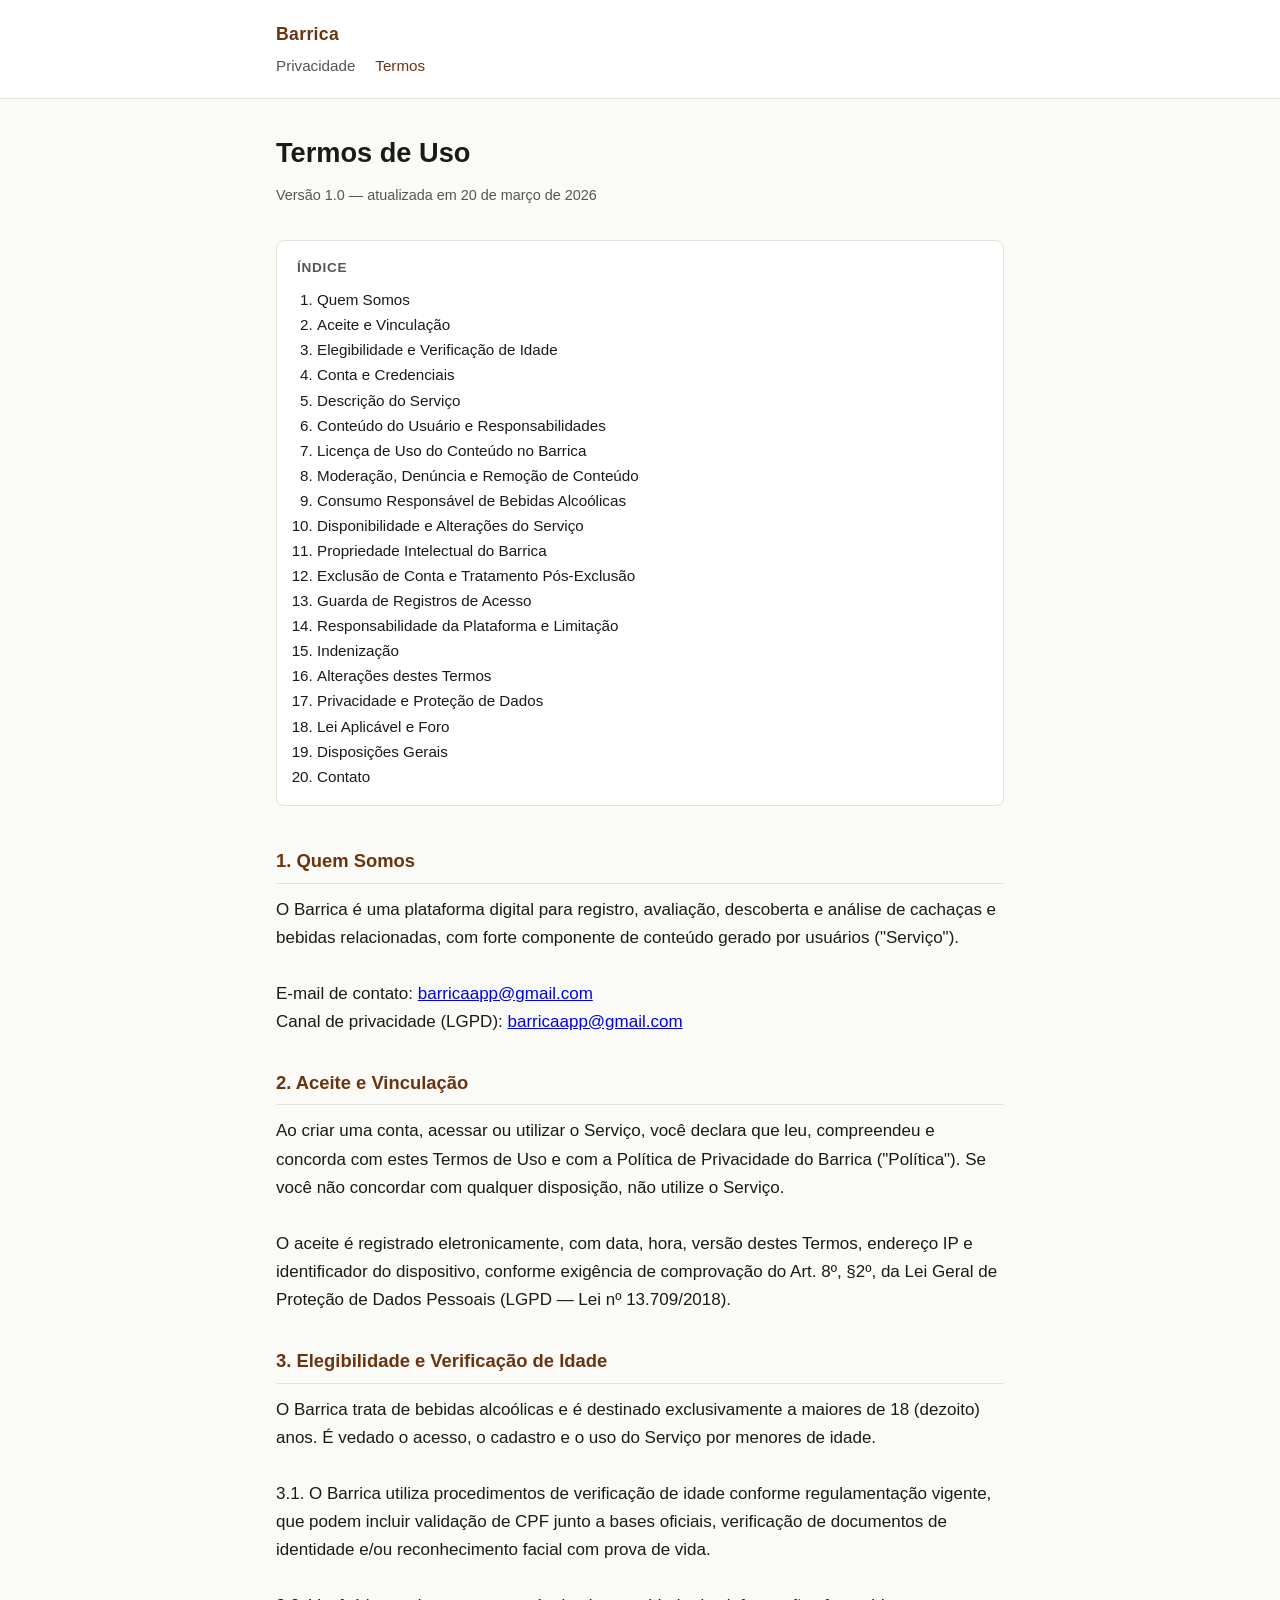
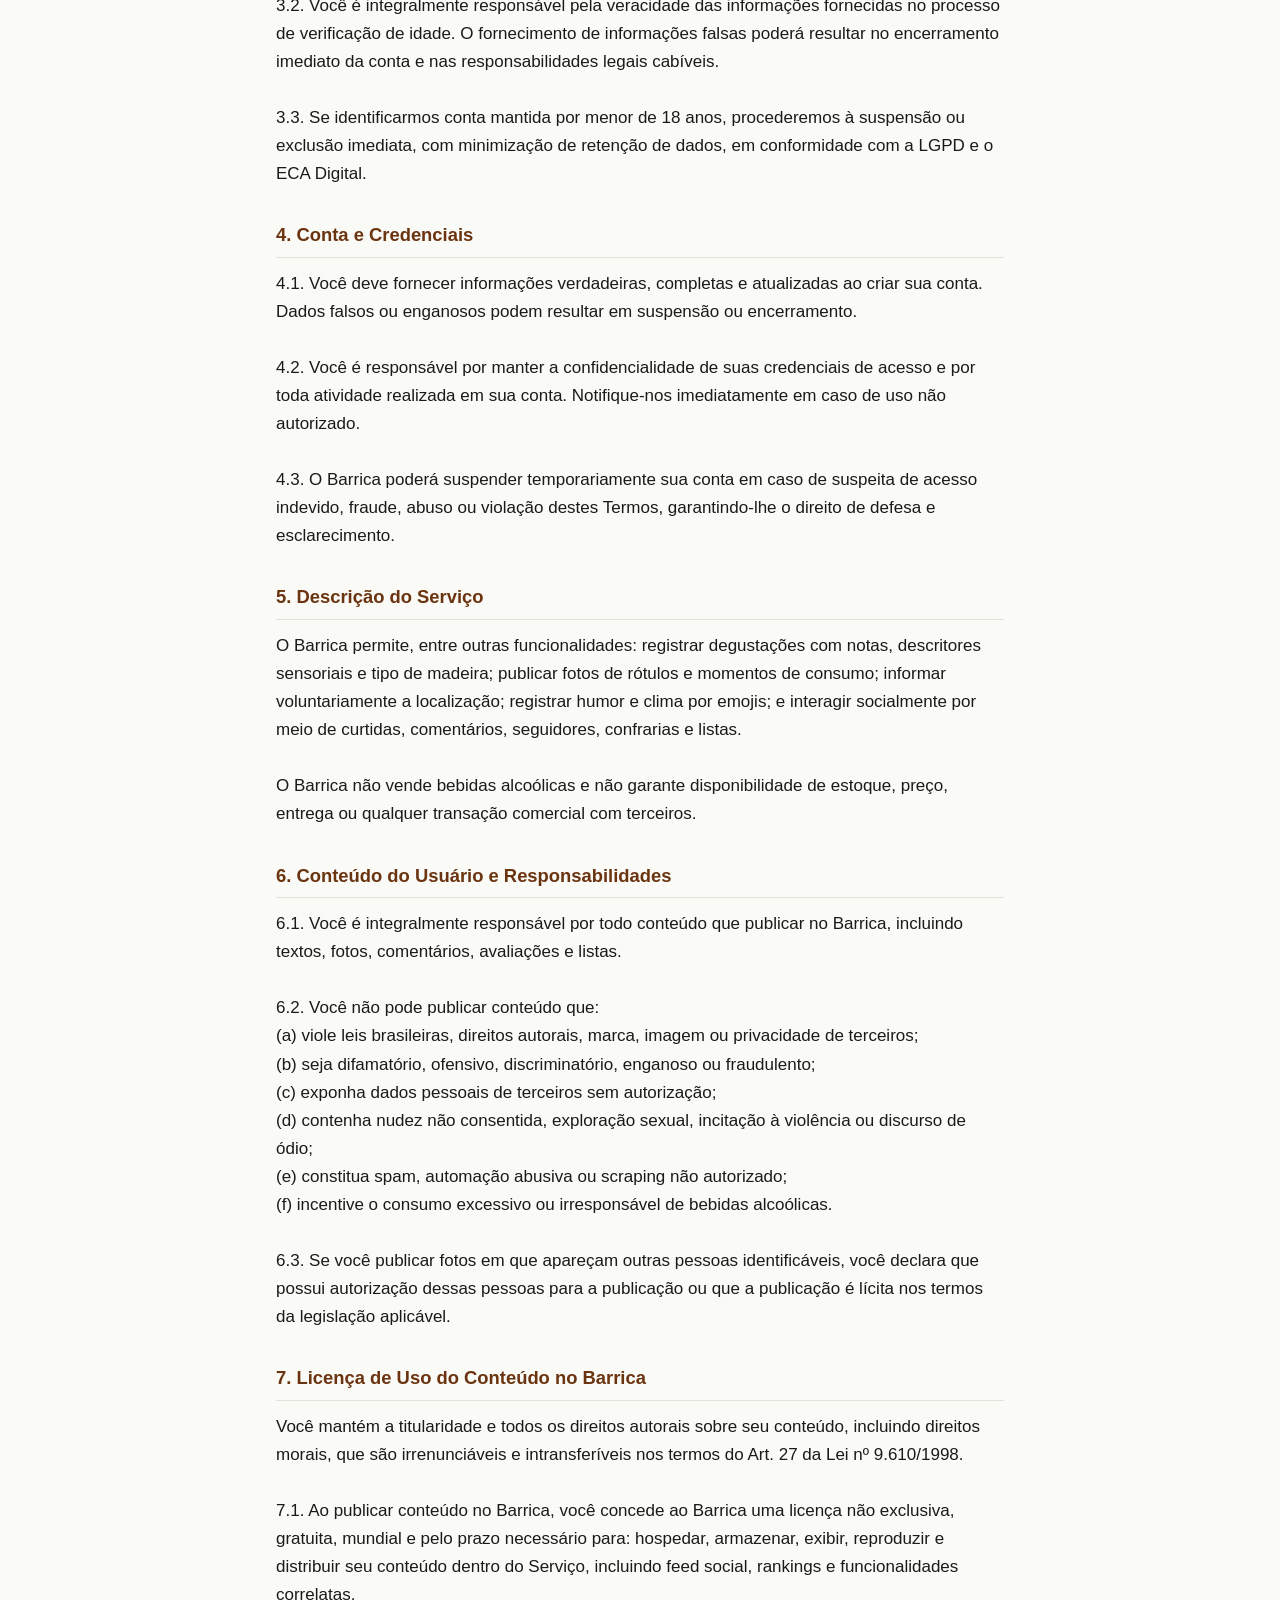
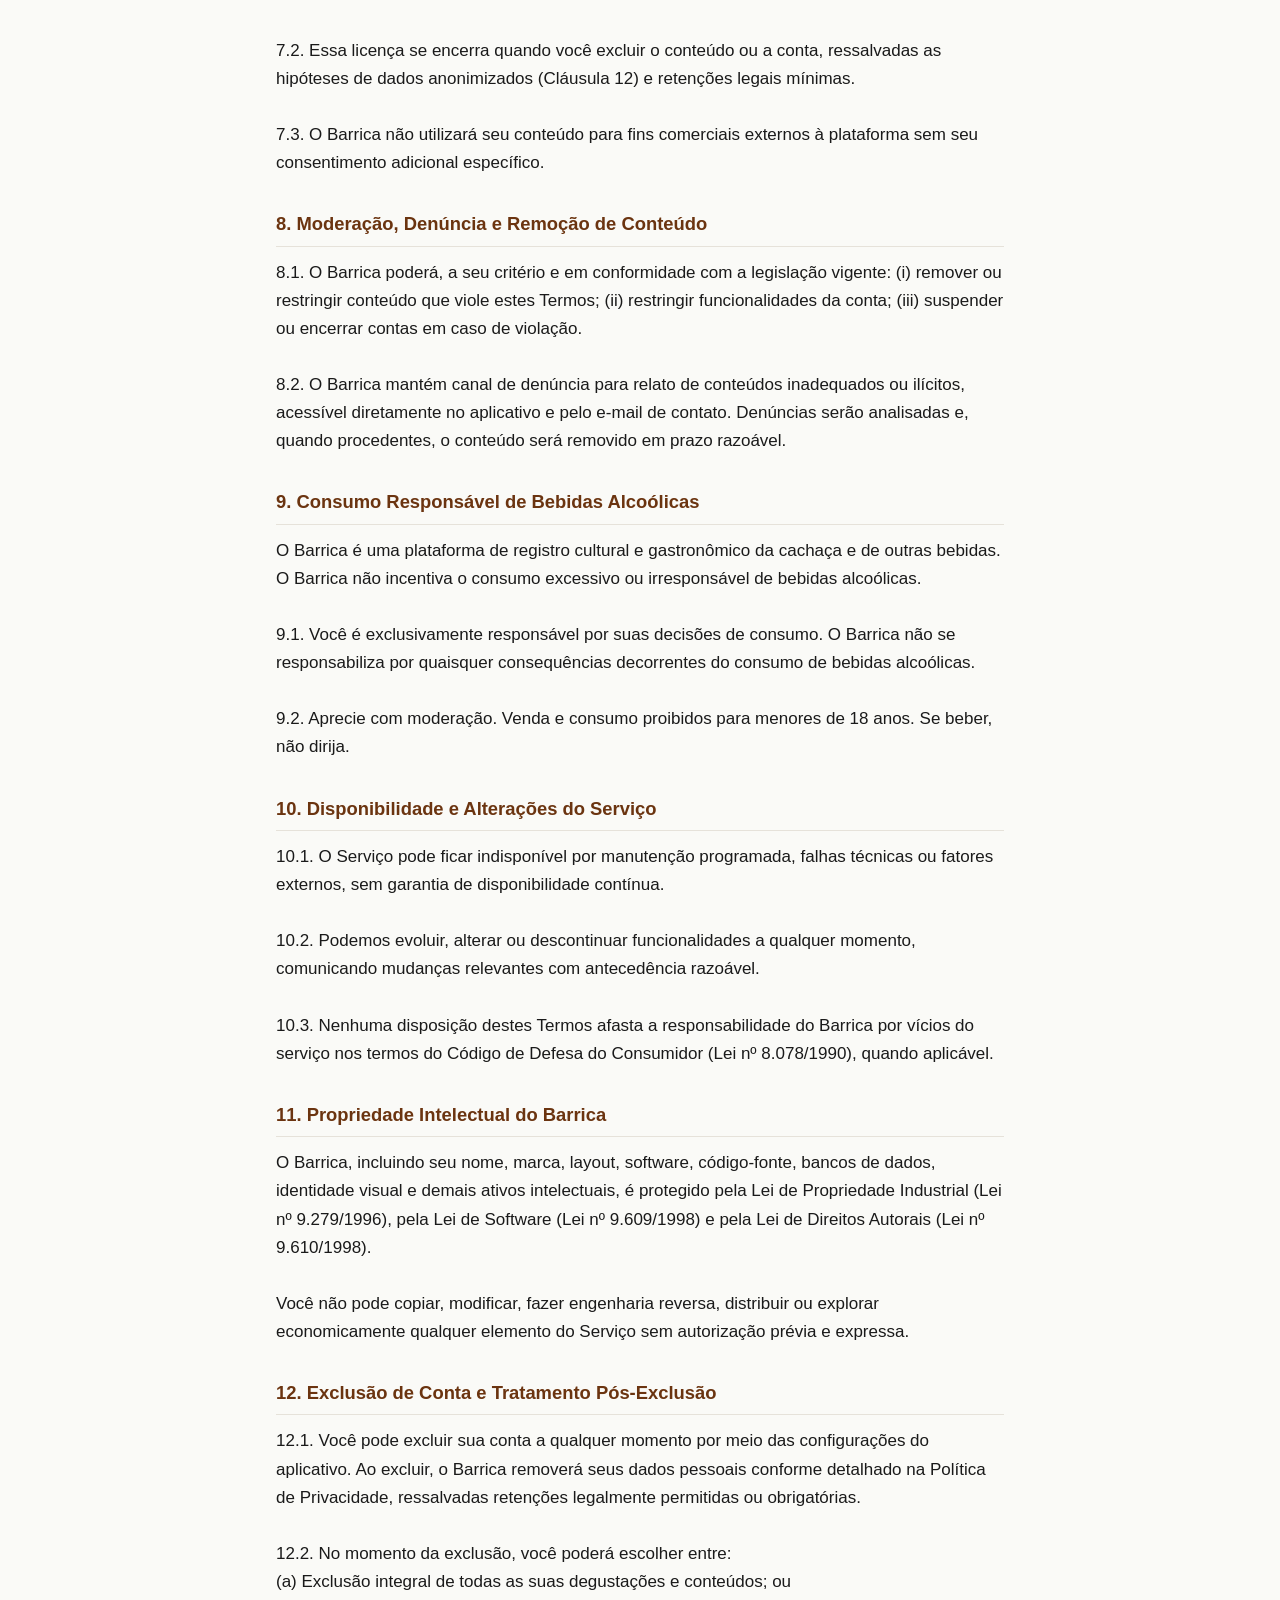
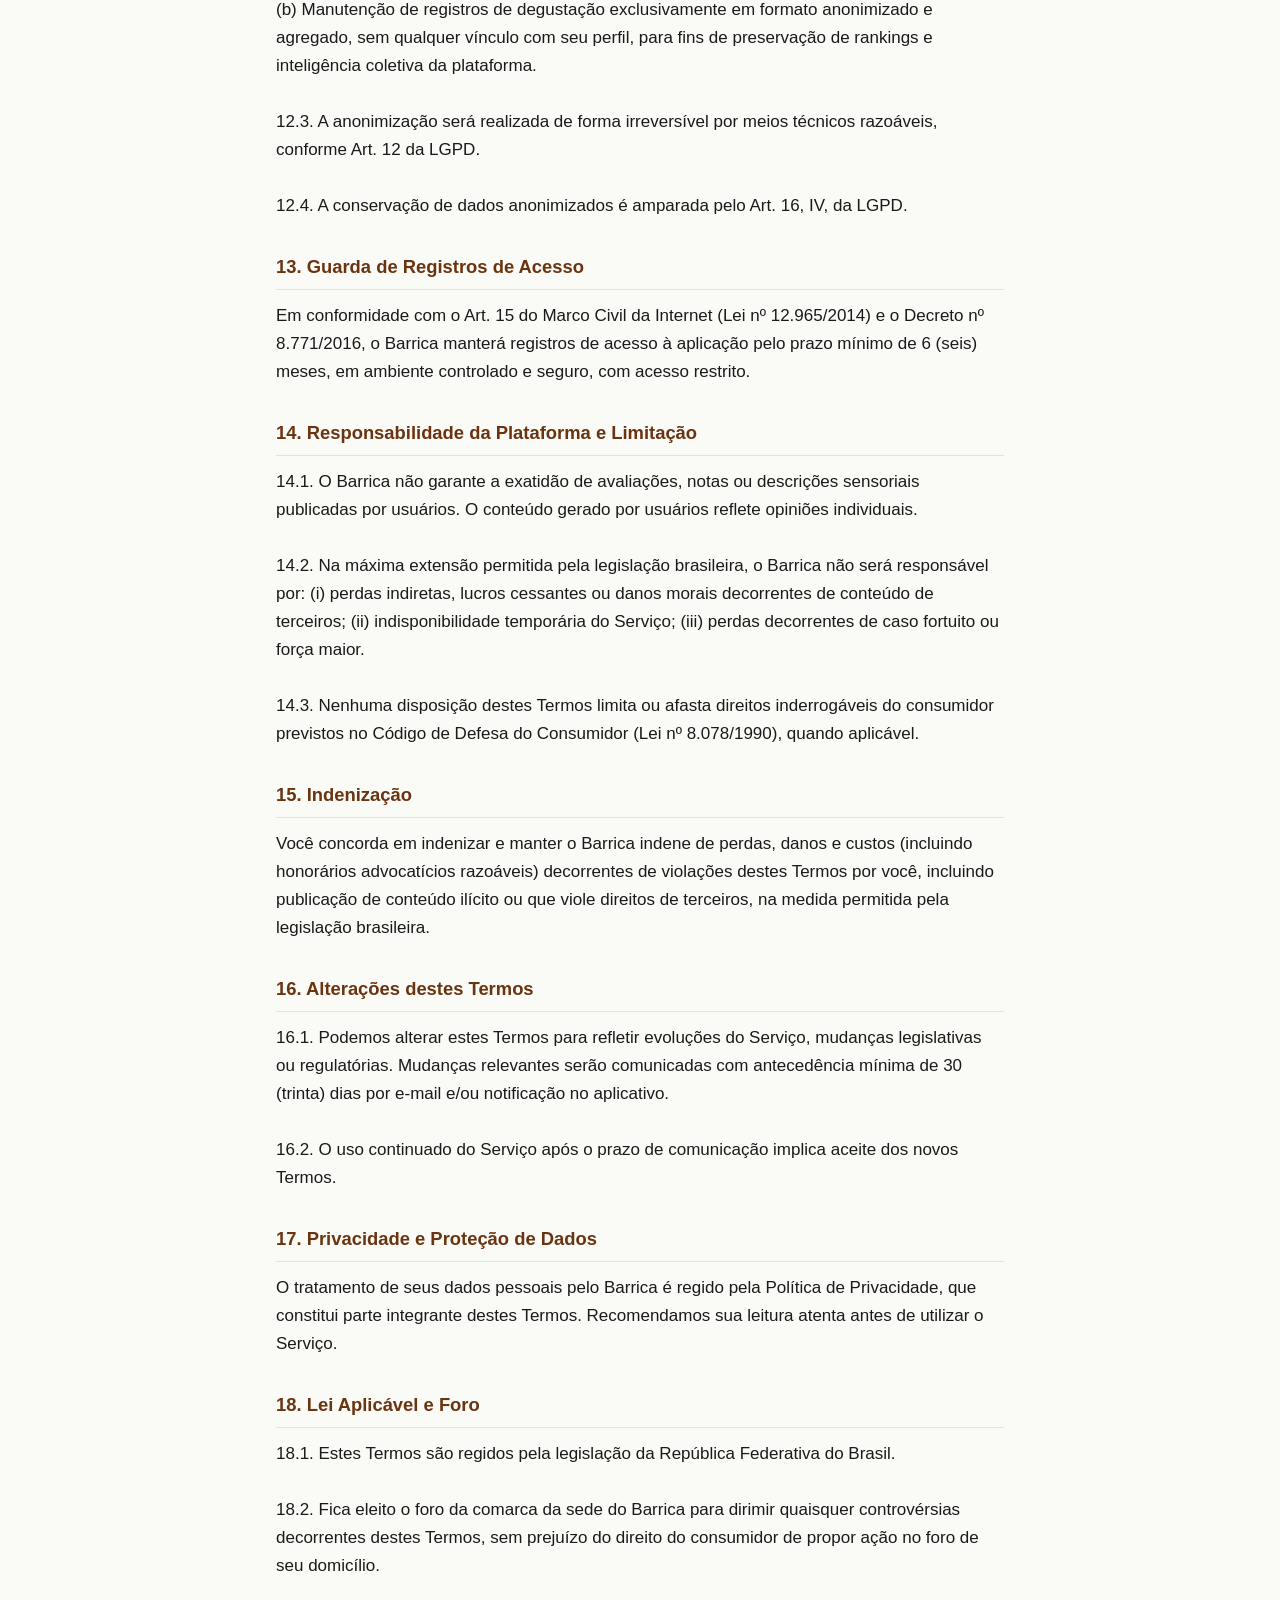
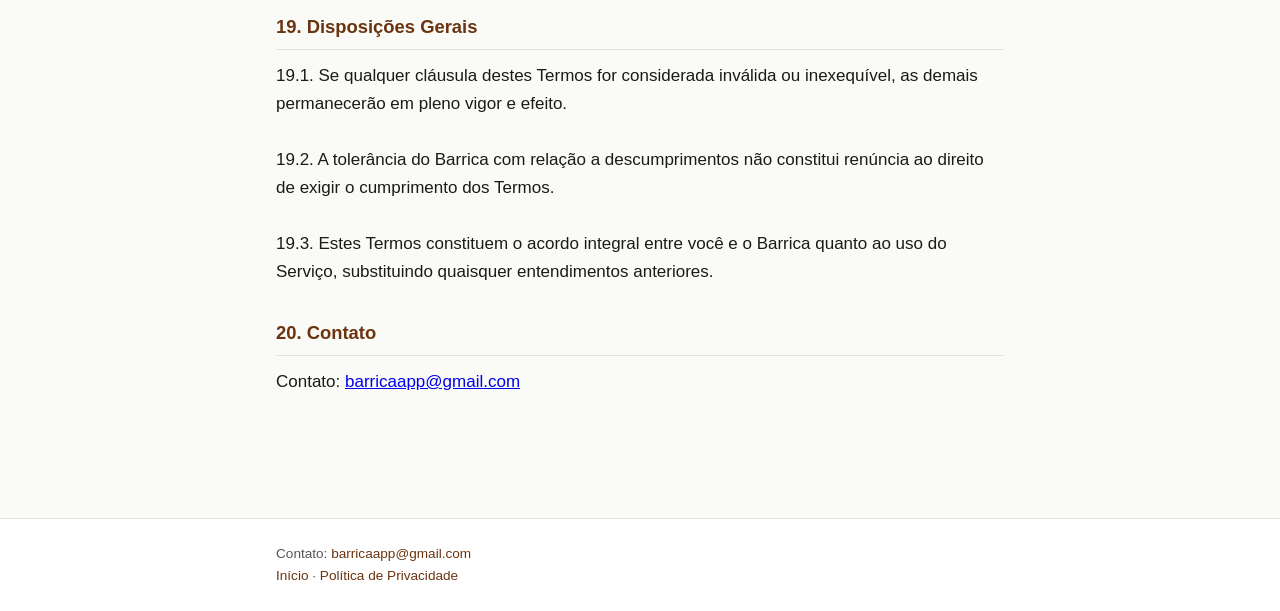
<file: terms.html>
<!DOCTYPE html>
<html lang="pt-BR">
<head>
  <meta charset="UTF-8" />
  <meta name="viewport" content="width=device-width, initial-scale=1.0" />
  <meta name="description" content="Termos de Uso do Barrica — regras de uso, conteúdo do usuário, responsabilidades, moderação e limitações de responsabilidade." />
  <meta name="robots" content="index, follow" />
  <title>Termos de Uso — Barrica</title>
  <link rel="stylesheet" href="style.css" />
</head>
<body>
  <header>
    <div class="inner">
      <a href="index.html" class="brand">Barrica</a>
      <nav>
        <a href="privacy.html">Privacidade</a>
        <a href="terms.html" class="active">Termos</a>
      </nav>
    </div>
  </header>

  <main>
    <h1>Termos de Uso</h1>
    <div class="meta">Versão 1.0 — atualizada em 20 de março de 2026</div>

    <nav class="toc" aria-label="Índice dos Termos de Uso">
      <strong>Índice</strong>
      <ol>
        <li><a href="#s1">Quem Somos</a></li>
        <li><a href="#s2">Aceite e Vinculação</a></li>
        <li><a href="#s3">Elegibilidade e Verificação de Idade</a></li>
        <li><a href="#s4">Conta e Credenciais</a></li>
        <li><a href="#s5">Descrição do Serviço</a></li>
        <li><a href="#s6">Conteúdo do Usuário e Responsabilidades</a></li>
        <li><a href="#s7">Licença de Uso do Conteúdo no Barrica</a></li>
        <li><a href="#s8">Moderação, Denúncia e Remoção de Conteúdo</a></li>
        <li><a href="#s9">Consumo Responsável de Bebidas Alcoólicas</a></li>
        <li><a href="#s10">Disponibilidade e Alterações do Serviço</a></li>
        <li><a href="#s11">Propriedade Intelectual do Barrica</a></li>
        <li><a href="#s12">Exclusão de Conta e Tratamento Pós-Exclusão</a></li>
        <li><a href="#s13">Guarda de Registros de Acesso</a></li>
        <li><a href="#s14">Responsabilidade da Plataforma e Limitação</a></li>
        <li><a href="#s15">Indenização</a></li>
        <li><a href="#s16">Alterações destes Termos</a></li>
        <li><a href="#s17">Privacidade e Proteção de Dados</a></li>
        <li><a href="#s18">Lei Aplicável e Foro</a></li>
        <li><a href="#s19">Disposições Gerais</a></li>
        <li><a href="#s20">Contato</a></li>
      </ol>
    </nav>

    <h2 id="s1">1. Quem Somos</h2>
    <p>O Barrica é uma plataforma digital para registro, avaliação, descoberta e análise de cachaças e bebidas relacionadas, com forte componente de conteúdo gerado por usuários ("Serviço").

E-mail de contato: <a href="mailto:barricaapp@gmail.com">barricaapp@gmail.com</a>
Canal de privacidade (LGPD): <a href="mailto:barricaapp@gmail.com">barricaapp@gmail.com</a></p>

    <h2 id="s2">2. Aceite e Vinculação</h2>
    <p>Ao criar uma conta, acessar ou utilizar o Serviço, você declara que leu, compreendeu e concorda com estes Termos de Uso e com a Política de Privacidade do Barrica ("Política"). Se você não concordar com qualquer disposição, não utilize o Serviço.

O aceite é registrado eletronicamente, com data, hora, versão destes Termos, endereço IP e identificador do dispositivo, conforme exigência de comprovação do Art. 8º, §2º, da Lei Geral de Proteção de Dados Pessoais (LGPD — Lei nº 13.709/2018).</p>

    <h2 id="s3">3. Elegibilidade e Verificação de Idade</h2>
    <p>O Barrica trata de bebidas alcoólicas e é destinado exclusivamente a maiores de 18 (dezoito) anos. É vedado o acesso, o cadastro e o uso do Serviço por menores de idade.

3.1. O Barrica utiliza procedimentos de verificação de idade conforme regulamentação vigente, que podem incluir validação de CPF junto a bases oficiais, verificação de documentos de identidade e/ou reconhecimento facial com prova de vida.

3.2. Você é integralmente responsável pela veracidade das informações fornecidas no processo de verificação de idade. O fornecimento de informações falsas poderá resultar no encerramento imediato da conta e nas responsabilidades legais cabíveis.

3.3. Se identificarmos conta mantida por menor de 18 anos, procederemos à suspensão ou exclusão imediata, com minimização de retenção de dados, em conformidade com a LGPD e o ECA Digital.</p>

    <h2 id="s4">4. Conta e Credenciais</h2>
    <p>4.1. Você deve fornecer informações verdadeiras, completas e atualizadas ao criar sua conta. Dados falsos ou enganosos podem resultar em suspensão ou encerramento.

4.2. Você é responsável por manter a confidencialidade de suas credenciais de acesso e por toda atividade realizada em sua conta. Notifique-nos imediatamente em caso de uso não autorizado.

4.3. O Barrica poderá suspender temporariamente sua conta em caso de suspeita de acesso indevido, fraude, abuso ou violação destes Termos, garantindo-lhe o direito de defesa e esclarecimento.</p>

    <h2 id="s5">5. Descrição do Serviço</h2>
    <p>O Barrica permite, entre outras funcionalidades: registrar degustações com notas, descritores sensoriais e tipo de madeira; publicar fotos de rótulos e momentos de consumo; informar voluntariamente a localização; registrar humor e clima por emojis; e interagir socialmente por meio de curtidas, comentários, seguidores, confrarias e listas.

O Barrica não vende bebidas alcoólicas e não garante disponibilidade de estoque, preço, entrega ou qualquer transação comercial com terceiros.</p>

    <h2 id="s6">6. Conteúdo do Usuário e Responsabilidades</h2>
    <p>6.1. Você é integralmente responsável por todo conteúdo que publicar no Barrica, incluindo textos, fotos, comentários, avaliações e listas.

6.2. Você não pode publicar conteúdo que:
(a) viole leis brasileiras, direitos autorais, marca, imagem ou privacidade de terceiros;
(b) seja difamatório, ofensivo, discriminatório, enganoso ou fraudulento;
(c) exponha dados pessoais de terceiros sem autorização;
(d) contenha nudez não consentida, exploração sexual, incitação à violência ou discurso de ódio;
(e) constitua spam, automação abusiva ou scraping não autorizado;
(f) incentive o consumo excessivo ou irresponsável de bebidas alcoólicas.

6.3. Se você publicar fotos em que apareçam outras pessoas identificáveis, você declara que possui autorização dessas pessoas para a publicação ou que a publicação é lícita nos termos da legislação aplicável.</p>

    <h2 id="s7">7. Licença de Uso do Conteúdo no Barrica</h2>
    <p>Você mantém a titularidade e todos os direitos autorais sobre seu conteúdo, incluindo direitos morais, que são irrenunciáveis e intransferíveis nos termos do Art. 27 da Lei nº 9.610/1998.

7.1. Ao publicar conteúdo no Barrica, você concede ao Barrica uma licença não exclusiva, gratuita, mundial e pelo prazo necessário para: hospedar, armazenar, exibir, reproduzir e distribuir seu conteúdo dentro do Serviço, incluindo feed social, rankings e funcionalidades correlatas.

7.2. Essa licença se encerra quando você excluir o conteúdo ou a conta, ressalvadas as hipóteses de dados anonimizados (Cláusula 12) e retenções legais mínimas.

7.3. O Barrica não utilizará seu conteúdo para fins comerciais externos à plataforma sem seu consentimento adicional específico.</p>

    <h2 id="s8">8. Moderação, Denúncia e Remoção de Conteúdo</h2>
    <p>8.1. O Barrica poderá, a seu critério e em conformidade com a legislação vigente: (i) remover ou restringir conteúdo que viole estes Termos; (ii) restringir funcionalidades da conta; (iii) suspender ou encerrar contas em caso de violação.

8.2. O Barrica mantém canal de denúncia para relato de conteúdos inadequados ou ilícitos, acessível diretamente no aplicativo e pelo e-mail de contato. Denúncias serão analisadas e, quando procedentes, o conteúdo será removido em prazo razoável.</p>

    <h2 id="s9">9. Consumo Responsável de Bebidas Alcoólicas</h2>
    <p>O Barrica é uma plataforma de registro cultural e gastronômico da cachaça e de outras bebidas. O Barrica não incentiva o consumo excessivo ou irresponsável de bebidas alcoólicas.

9.1. Você é exclusivamente responsável por suas decisões de consumo. O Barrica não se responsabiliza por quaisquer consequências decorrentes do consumo de bebidas alcoólicas.

9.2. Aprecie com moderação. Venda e consumo proibidos para menores de 18 anos. Se beber, não dirija.</p>

    <h2 id="s10">10. Disponibilidade e Alterações do Serviço</h2>
    <p>10.1. O Serviço pode ficar indisponível por manutenção programada, falhas técnicas ou fatores externos, sem garantia de disponibilidade contínua.

10.2. Podemos evoluir, alterar ou descontinuar funcionalidades a qualquer momento, comunicando mudanças relevantes com antecedência razoável.

10.3. Nenhuma disposição destes Termos afasta a responsabilidade do Barrica por vícios do serviço nos termos do Código de Defesa do Consumidor (Lei nº 8.078/1990), quando aplicável.</p>

    <h2 id="s11">11. Propriedade Intelectual do Barrica</h2>
    <p>O Barrica, incluindo seu nome, marca, layout, software, código-fonte, bancos de dados, identidade visual e demais ativos intelectuais, é protegido pela Lei de Propriedade Industrial (Lei nº 9.279/1996), pela Lei de Software (Lei nº 9.609/1998) e pela Lei de Direitos Autorais (Lei nº 9.610/1998).

Você não pode copiar, modificar, fazer engenharia reversa, distribuir ou explorar economicamente qualquer elemento do Serviço sem autorização prévia e expressa.</p>

    <h2 id="s12">12. Exclusão de Conta e Tratamento Pós-Exclusão</h2>
    <p>12.1. Você pode excluir sua conta a qualquer momento por meio das configurações do aplicativo. Ao excluir, o Barrica removerá seus dados pessoais conforme detalhado na Política de Privacidade, ressalvadas retenções legalmente permitidas ou obrigatórias.

12.2. No momento da exclusão, você poderá escolher entre:
(a) Exclusão integral de todas as suas degustações e conteúdos; ou
(b) Manutenção de registros de degustação exclusivamente em formato anonimizado e agregado, sem qualquer vínculo com seu perfil, para fins de preservação de rankings e inteligência coletiva da plataforma.

12.3. A anonimização será realizada de forma irreversível por meios técnicos razoáveis, conforme Art. 12 da LGPD.

12.4. A conservação de dados anonimizados é amparada pelo Art. 16, IV, da LGPD.</p>

    <h2 id="s13">13. Guarda de Registros de Acesso</h2>
    <p>Em conformidade com o Art. 15 do Marco Civil da Internet (Lei nº 12.965/2014) e o Decreto nº 8.771/2016, o Barrica manterá registros de acesso à aplicação pelo prazo mínimo de 6 (seis) meses, em ambiente controlado e seguro, com acesso restrito.</p>

    <h2 id="s14">14. Responsabilidade da Plataforma e Limitação</h2>
    <p>14.1. O Barrica não garante a exatidão de avaliações, notas ou descrições sensoriais publicadas por usuários. O conteúdo gerado por usuários reflete opiniões individuais.

14.2. Na máxima extensão permitida pela legislação brasileira, o Barrica não será responsável por: (i) perdas indiretas, lucros cessantes ou danos morais decorrentes de conteúdo de terceiros; (ii) indisponibilidade temporária do Serviço; (iii) perdas decorrentes de caso fortuito ou força maior.

14.3. Nenhuma disposição destes Termos limita ou afasta direitos inderrogáveis do consumidor previstos no Código de Defesa do Consumidor (Lei nº 8.078/1990), quando aplicável.</p>

    <h2 id="s15">15. Indenização</h2>
    <p>Você concorda em indenizar e manter o Barrica indene de perdas, danos e custos (incluindo honorários advocatícios razoáveis) decorrentes de violações destes Termos por você, incluindo publicação de conteúdo ilícito ou que viole direitos de terceiros, na medida permitida pela legislação brasileira.</p>

    <h2 id="s16">16. Alterações destes Termos</h2>
    <p>16.1. Podemos alterar estes Termos para refletir evoluções do Serviço, mudanças legislativas ou regulatórias. Mudanças relevantes serão comunicadas com antecedência mínima de 30 (trinta) dias por e-mail e/ou notificação no aplicativo.

16.2. O uso continuado do Serviço após o prazo de comunicação implica aceite dos novos Termos.</p>

    <h2 id="s17">17. Privacidade e Proteção de Dados</h2>
    <p>O tratamento de seus dados pessoais pelo Barrica é regido pela Política de Privacidade, que constitui parte integrante destes Termos. Recomendamos sua leitura atenta antes de utilizar o Serviço.</p>

    <h2 id="s18">18. Lei Aplicável e Foro</h2>
    <p>18.1. Estes Termos são regidos pela legislação da República Federativa do Brasil.

18.2. Fica eleito o foro da comarca da sede do Barrica para dirimir quaisquer controvérsias decorrentes destes Termos, sem prejuízo do direito do consumidor de propor ação no foro de seu domicílio.</p>

    <h2 id="s19">19. Disposições Gerais</h2>
    <p>19.1. Se qualquer cláusula destes Termos for considerada inválida ou inexequível, as demais permanecerão em pleno vigor e efeito.

19.2. A tolerância do Barrica com relação a descumprimentos não constitui renúncia ao direito de exigir o cumprimento dos Termos.

19.3. Estes Termos constituem o acordo integral entre você e o Barrica quanto ao uso do Serviço, substituindo quaisquer entendimentos anteriores.</p>

    <h2 id="s20">20. Contato</h2>
    <p>Contato: <a href="mailto:barricaapp@gmail.com">barricaapp@gmail.com</a></p>
  </main>

  <footer>
    <div class="inner">
      Contato: <a href="mailto:barricaapp@gmail.com">barricaapp@gmail.com</a>
      <br />
      <a href="index.html">Início</a> · <a href="privacy.html">Política de Privacidade</a>
    </div>
  </footer>
</body>
</html>
</file>
<file: style.css>
/* Barrica — Documentos Legais
 * Estilo sóbrio, mobile-first, sem dependências externas.
 */

:root {
  --bg: #fafaf7;
  --surface: #ffffff;
  --text: #1a1a1a;
  --text-muted: #555;
  --accent: #6b3410; /* tom madeira/cachaça */
  --accent-soft: #b87a3d;
  --border: #e6e2da;
  --max-width: 760px;
}

* {
  box-sizing: border-box;
}

html {
  -webkit-text-size-adjust: 100%;
}

body {
  margin: 0;
  padding: 0;
  background: var(--bg);
  color: var(--text);
  font-family: -apple-system, BlinkMacSystemFont, "Segoe UI", Roboto, "Helvetica Neue", Arial, sans-serif;
  font-size: 17px;
  line-height: 1.65;
}

header {
  background: var(--surface);
  border-bottom: 1px solid var(--border);
  padding: 1.25rem 1rem;
}

header .inner,
main,
footer .inner {
  max-width: var(--max-width);
  margin: 0 auto;
  padding: 0 1rem;
}

header .brand {
  font-size: 1.1rem;
  font-weight: 600;
  color: var(--accent);
  letter-spacing: 0.02em;
  text-decoration: none;
  display: inline-block;
}

header .brand:hover {
  color: var(--accent-soft);
}

header nav {
  margin-top: 0.25rem;
  font-size: 0.95rem;
}

header nav a {
  color: var(--text-muted);
  text-decoration: none;
  margin-right: 1rem;
}

header nav a:hover,
header nav a.active {
  color: var(--accent);
}

main {
  padding: 2rem 1rem 4rem;
}

h1 {
  font-size: 1.7rem;
  margin: 0 0 0.5rem;
  color: var(--text);
  font-weight: 700;
}

h1 + .meta {
  color: var(--text-muted);
  font-size: 0.9rem;
  margin-bottom: 2rem;
}

h2 {
  font-size: 1.15rem;
  margin: 2rem 0 0.75rem;
  color: var(--accent);
  font-weight: 600;
  border-bottom: 1px solid var(--border);
  padding-bottom: 0.4rem;
}

p {
  margin: 0.6rem 0;
  white-space: pre-wrap;
}

.toc {
  background: var(--surface);
  border: 1px solid var(--border);
  border-radius: 8px;
  padding: 1rem 1.25rem;
  margin: 1.5rem 0 2.5rem;
}

.toc strong {
  display: block;
  margin-bottom: 0.5rem;
  color: var(--text-muted);
  font-size: 0.85rem;
  text-transform: uppercase;
  letter-spacing: 0.05em;
}

.toc ol {
  margin: 0;
  padding-left: 1.25rem;
  font-size: 0.95rem;
}

.toc a {
  color: var(--text);
  text-decoration: none;
}

.toc a:hover {
  color: var(--accent);
  text-decoration: underline;
}

footer {
  background: var(--surface);
  border-top: 1px solid var(--border);
  padding: 1.5rem 1rem;
  margin-top: 3rem;
  font-size: 0.85rem;
  color: var(--text-muted);
}

footer a {
  color: var(--accent);
  text-decoration: none;
}

footer a:hover {
  text-decoration: underline;
}

/* Landing (index) */
.hero {
  text-align: center;
  padding: 3rem 1rem 2rem;
}

.hero h1 {
  font-size: 2rem;
  margin-bottom: 0.5rem;
}

.hero p {
  color: var(--text-muted);
  font-size: 1rem;
  white-space: normal;
}

.cards {
  display: grid;
  gap: 1rem;
  grid-template-columns: 1fr;
  margin: 2rem 0;
}

@media (min-width: 600px) {
  .cards {
    grid-template-columns: 1fr 1fr;
  }
}

.card {
  display: block;
  background: var(--surface);
  border: 1px solid var(--border);
  border-radius: 10px;
  padding: 1.5rem;
  text-decoration: none;
  color: var(--text);
  transition: border-color 0.15s, transform 0.15s;
}

.card:hover {
  border-color: var(--accent);
  transform: translateY(-2px);
}

.card h2 {
  margin: 0 0 0.4rem;
  border: none;
  padding: 0;
  font-size: 1.1rem;
  color: var(--accent);
}

.card p {
  margin: 0;
  color: var(--text-muted);
  font-size: 0.95rem;
  white-space: normal;
}
</file>
